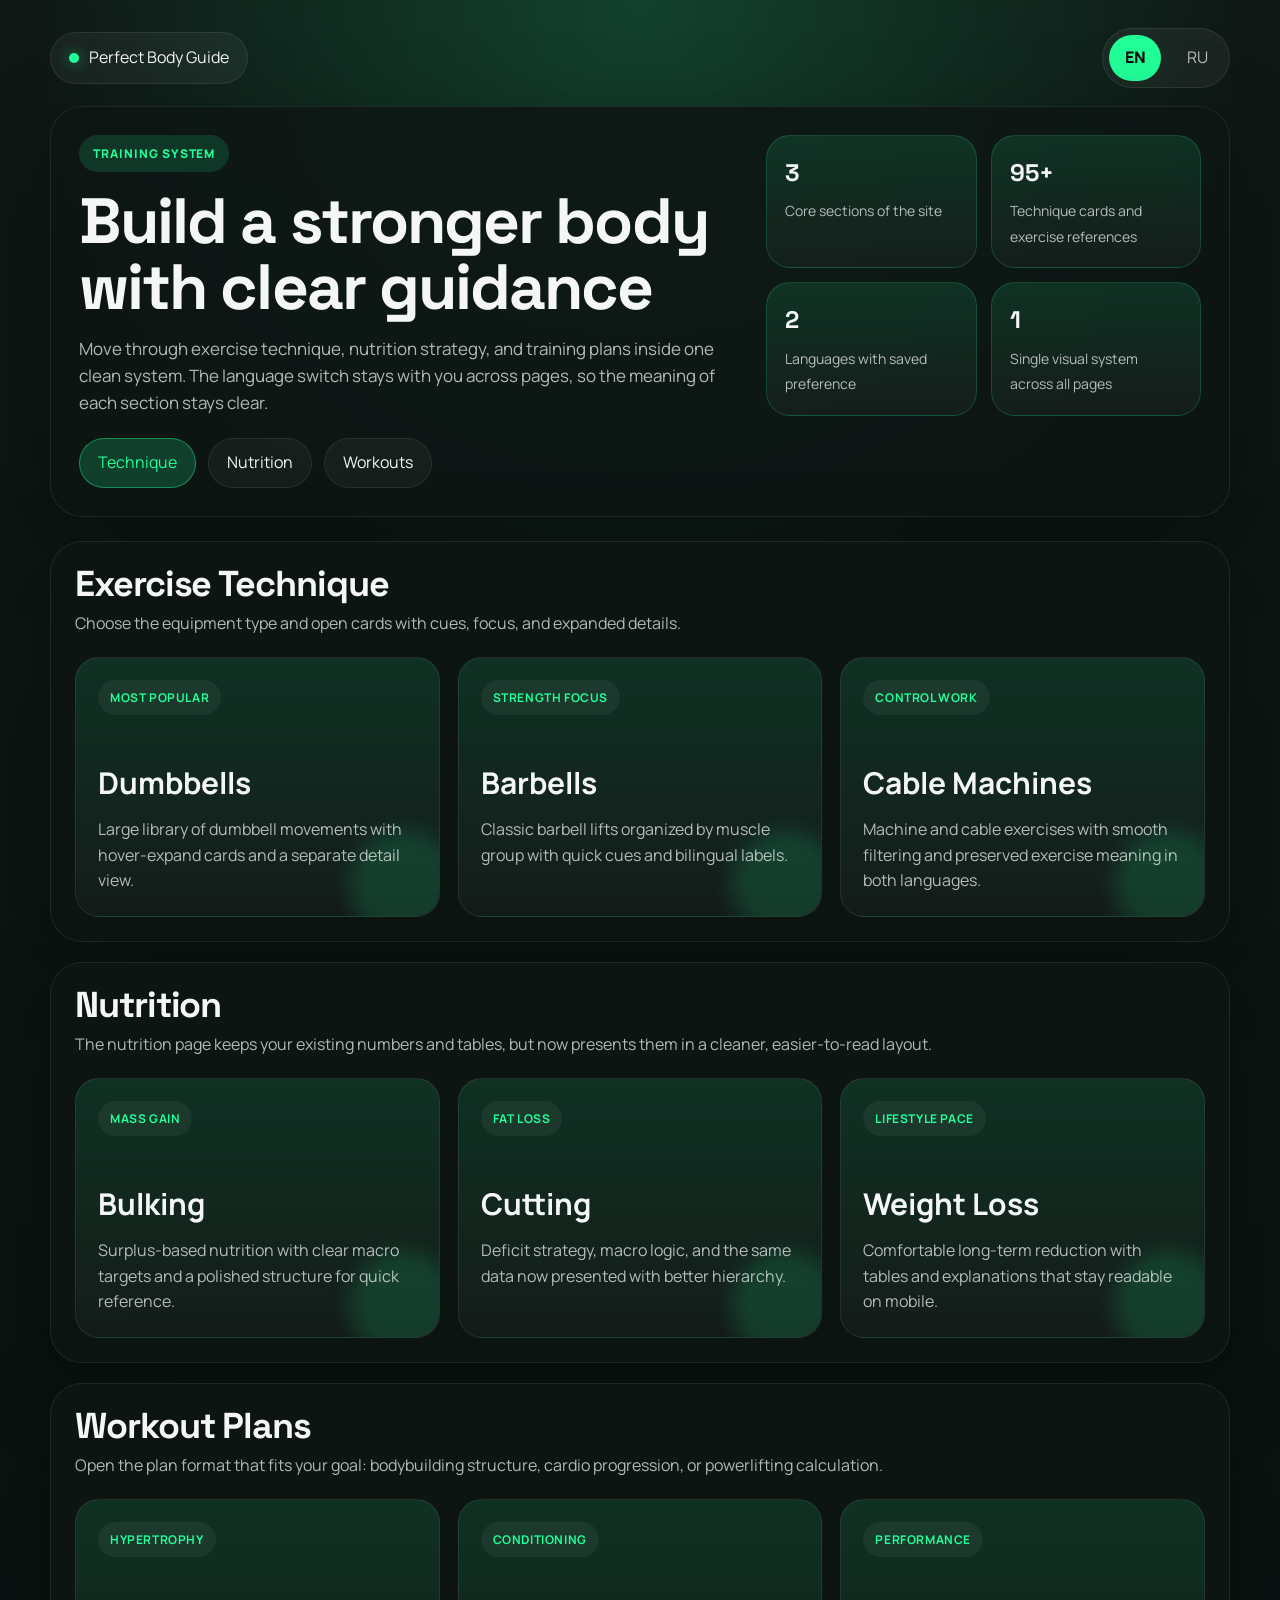
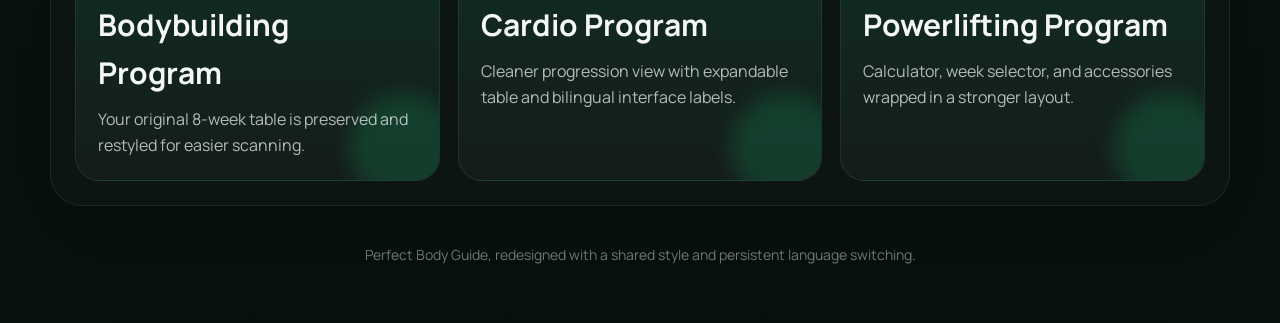
<file: index.html>
<!DOCTYPE html>
<html lang="en">
<head>
    <meta charset="UTF-8">
    <meta name="viewport" content="width=device-width, initial-scale=1.0">
    <title>Perfect Body Guide</title>
    <link rel="stylesheet" href="assets/site.css">
    <meta name="yandex-verification" content="24c69fad65b1a3e7" />
</head>
<body style="--accent:#22ff99; --accent-rgb:34,255,153;">
    <main class="site-shell">
        <div class="site-topbar">
            <div class="brand-pill">
                <span class="brand-pill__dot"></span>
                <span data-i18n="brand">Perfect Body Guide</span>
            </div>

            <div class="lang-switch" aria-label="Language switcher">
                <button type="button" data-set-lang="en">EN</button>
                <button type="button" data-set-lang="ru">RU</button>
            </div>
        </div>

        <section class="hero-panel">
            <div>
                <div class="eyebrow" data-i18n="eyebrow">Training system</div>
                <h1 class="hero-title" data-i18n="heroTitle">Build a stronger body with clear guidance</h1>
                <p class="hero-copy" data-i18n="heroCopy">
                    Move through exercise technique, nutrition strategy, and training plans inside one clean system. The language switch stays with you across pages, so the meaning of each section stays clear.
                </p>
                <div class="nav-pills" style="margin-top:22px;">
                    <button type="button" class="nav-pill is-active" onclick="scrollToSection('technique')" data-i18n="navTechnique">Technique</button>
                    <button type="button" class="nav-pill" onclick="scrollToSection('nutrition')" data-i18n="navNutrition">Nutrition</button>
                    <button type="button" class="nav-pill" onclick="scrollToSection('workouts')" data-i18n="navWorkouts">Workouts</button>
                </div>
            </div>

            <div class="hero-side">
                <div class="hero-stats">
                    <div class="stat-card">
                        <strong>3</strong>
                        <span data-i18n="statAreas">Core sections of the site</span>
                    </div>
                    <div class="stat-card">
                        <strong>95+</strong>
                        <span data-i18n="statExercises">Technique cards and exercise references</span>
                    </div>
                    <div class="stat-card">
                        <strong>2</strong>
                        <span data-i18n="statLanguages">Languages with saved preference</span>
                    </div>
                    <div class="stat-card">
                        <strong>1</strong>
                        <span data-i18n="statFlow">Single visual system across all pages</span>
                    </div>
                </div>
            </div>
        </section>

        <section class="section-panel" id="technique">
            <div class="section-head">
                <div>
                    <h2 class="section-title" data-i18n="techniqueTitle">Exercise Technique</h2>
                    <p class="section-copy" data-i18n="techniqueCopy">Choose the equipment type and open cards with cues, focus, and expanded details.</p>
                </div>
            </div>

            <div class="resource-grid">
                <a class="resource-card" href="technique/dumbbells.html">
                    <div class="resource-kicker" data-i18n="kickerPopular">Most popular</div>
                    <h3 data-i18n="cardDumbbellsTitle">Dumbbells</h3>
                    <p data-i18n="cardDumbbellsCopy">Large library of dumbbell movements with hover-expand cards and a separate detail view.</p>
                </a>

                <a class="resource-card" href="technique/Barbells.html">
                    <div class="resource-kicker" data-i18n="kickerStrength">Strength focus</div>
                    <h3 data-i18n="cardBarbellsTitle">Barbells</h3>
                    <p data-i18n="cardBarbellsCopy">Classic barbell lifts organized by muscle group with quick cues and bilingual labels.</p>
                </a>

                <a class="resource-card" href="technique/Cable%20Machines.html">
                    <div class="resource-kicker" data-i18n="kickerControl">Control work</div>
                    <h3 data-i18n="cardCableTitle">Cable Machines</h3>
                    <p data-i18n="cardCableCopy">Machine and cable exercises with smooth filtering and preserved exercise meaning in both languages.</p>
                </a>
            </div>
        </section>

        <section class="section-panel" id="nutrition">
            <div class="section-head">
                <div>
                    <h2 class="section-title" data-i18n="nutritionTitle">Nutrition</h2>
                    <p class="section-copy" data-i18n="nutritionCopy">The nutrition page keeps your existing numbers and tables, but now presents them in a cleaner, easier-to-read layout.</p>
                </div>
            </div>

            <div class="resource-grid">
                <a class="resource-card" href="nutrition/nutrition.html#bulking">
                    <div class="resource-kicker" data-i18n="kickerMass">Mass gain</div>
                    <h3 data-i18n="cardBulkingTitle">Bulking</h3>
                    <p data-i18n="cardBulkingCopy">Surplus-based nutrition with clear macro targets and a polished structure for quick reference.</p>
                </a>

                <a class="resource-card" href="nutrition/nutrition.html#cutting">
                    <div class="resource-kicker" data-i18n="kickerCut">Fat loss</div>
                    <h3 data-i18n="cardCuttingTitle">Cutting</h3>
                    <p data-i18n="cardCuttingCopy">Deficit strategy, macro logic, and the same data now presented with better hierarchy.</p>
                </a>

                <a class="resource-card" href="nutrition/nutrition.html#weightloss">
                    <div class="resource-kicker" data-i18n="kickerHealth">Lifestyle pace</div>
                    <h3 data-i18n="cardWeightTitle">Weight Loss</h3>
                    <p data-i18n="cardWeightCopy">Comfortable long-term reduction with tables and explanations that stay readable on mobile.</p>
                </a>
            </div>
        </section>

        <section class="section-panel" id="workouts">
            <div class="section-head">
                <div>
                    <h2 class="section-title" data-i18n="workoutsTitle">Workout Plans</h2>
                    <p class="section-copy" data-i18n="workoutsCopy">Open the plan format that fits your goal: bodybuilding structure, cardio progression, or powerlifting calculation.</p>
                </div>
            </div>

            <div class="resource-grid">
                <a class="resource-card" href="workout/workout.html">
                    <div class="resource-kicker" data-i18n="kickerBodybuilding">Hypertrophy</div>
                    <h3 data-i18n="cardWorkoutTitle">Bodybuilding Program</h3>
                    <p data-i18n="cardWorkoutCopy">Your original 8-week table is preserved and restyled for easier scanning.</p>
                </a>

                <a class="resource-card" href="workout/cardio.html">
                    <div class="resource-kicker" data-i18n="kickerCardio">Conditioning</div>
                    <h3 data-i18n="cardCardioTitle">Cardio Program</h3>
                    <p data-i18n="cardCardioCopy">Cleaner progression view with expandable table and bilingual interface labels.</p>
                </a>

                <a class="resource-card" href="workout/powerlifting.html">
                    <div class="resource-kicker" data-i18n="kickerPower">Performance</div>
                    <h3 data-i18n="cardPowerTitle">Powerlifting Program</h3>
                    <p data-i18n="cardPowerCopy">Calculator, week selector, and accessories wrapped in a stronger layout.</p>
                </a>
            </div>
        </section>

        <footer class="site-footer" data-i18n="footer">Perfect Body Guide, redesigned with a shared style and persistent language switching.</footer>
    </main>

    <script src="assets/site.js"></script>
    <script>
        const translations = {
            __title: {
                en: "Perfect Body Guide",
                ru: "Гид по идеальному телу"
            },
            brand: {
                en: "Perfect Body Guide",
                ru: "Гид по идеальному телу"
            },
            eyebrow: {
                en: "Training system",
                ru: "Тренировочная система"
            },
            heroTitle: {
                en: "Build a stronger body with clear guidance",
                ru: "Строй сильное тело по понятной системе"
            },
            heroCopy: {
                en: "Move through exercise technique, nutrition strategy, and training plans inside one clean system. The language switch stays with you across pages, so the meaning of each section stays clear.",
                ru: "Переходи между техникой упражнений, питанием и тренировочными планами в одной цельной системе. Переключатель языка сохраняется между страницами, поэтому смысл каждой секции остается точным."
            },
            navTechnique: {
                en: "Technique",
                ru: "Техника"
            },
            navNutrition: {
                en: "Nutrition",
                ru: "Питание"
            },
            navWorkouts: {
                en: "Workouts",
                ru: "Планы"
            },
            statAreas: {
                en: "Core sections of the site",
                ru: "Ключевые разделы сайта"
            },
            statExercises: {
                en: "Technique cards and exercise references",
                ru: "Карточек и справочников по упражнениям"
            },
            statLanguages: {
                en: "Languages with saved preference",
                ru: "Языка с сохранением выбора"
            },
            statFlow: {
                en: "Single visual system across all pages",
                ru: "Единая визуальная система на всех страницах"
            },
            techniqueTitle: {
                en: "Exercise Technique",
                ru: "Техника упражнений"
            },
            techniqueCopy: {
                en: "Choose the equipment type and open cards with cues, focus, and expanded details.",
                ru: "Выбери тип оборудования и открывай карточки с акцентами, подсказками и расширенными описаниями."
            },
            kickerPopular: {
                en: "Most popular",
                ru: "Самый популярный"
            },
            kickerStrength: {
                en: "Strength focus",
                ru: "Силовой акцент"
            },
            kickerControl: {
                en: "Control work",
                ru: "Контроль движения"
            },
            cardDumbbellsTitle: {
                en: "Dumbbells",
                ru: "Гантели"
            },
            cardDumbbellsCopy: {
                en: "Large library of dumbbell movements with hover-expand cards and a separate detail view.",
                ru: "Большая библиотека движений с гантелями, карточками с раскрытием по наведению и отдельной детальной страницей."
            },
            cardBarbellsTitle: {
                en: "Barbells",
                ru: "Штанги"
            },
            cardBarbellsCopy: {
                en: "Classic barbell lifts organized by muscle group with quick cues and bilingual labels.",
                ru: "Классические упражнения со штангой по мышечным группам, с короткими подсказками и двуязычными названиями."
            },
            cardCableTitle: {
                en: "Cable Machines",
                ru: "Блочные тренажеры"
            },
            cardCableCopy: {
                en: "Machine and cable exercises with smooth filtering and preserved exercise meaning in both languages.",
                ru: "Упражнения на блоках и тренажерах с плавной фильтрацией и сохраненным смыслом названий на двух языках."
            },
            nutritionTitle: {
                en: "Nutrition",
                ru: "Питание"
            },
            nutritionCopy: {
                en: "The nutrition page keeps your existing numbers and tables, but now presents them in a cleaner, easier-to-read layout.",
                ru: "Страница питания сохраняет текущие числа и таблицы, но теперь подает их в более чистом и удобном формате."
            },
            kickerMass: {
                en: "Mass gain",
                ru: "Набор массы"
            },
            kickerCut: {
                en: "Fat loss",
                ru: "Снижение жира"
            },
            kickerHealth: {
                en: "Lifestyle pace",
                ru: "Комфортный темп"
            },
            cardBulkingTitle: {
                en: "Bulking",
                ru: "Набор"
            },
            cardBulkingCopy: {
                en: "Surplus-based nutrition with clear macro targets and a polished structure for quick reference.",
                ru: "Питание на профиците с понятными целями по макронутриентам и удобной структурой для быстрого просмотра."
            },
            cardCuttingTitle: {
                en: "Cutting",
                ru: "Сушка"
            },
            cardCuttingCopy: {
                en: "Deficit strategy, macro logic, and the same data now presented with better hierarchy.",
                ru: "Стратегия дефицита, логика макросов и те же данные, но в более удобной иерархии."
            },
            cardWeightTitle: {
                en: "Weight Loss",
                ru: "Снижение веса"
            },
            cardWeightCopy: {
                en: "Comfortable long-term reduction with tables and explanations that stay readable on mobile.",
                ru: "Комфортное долгосрочное снижение веса с таблицами и пояснениями, которые удобно читать и на телефоне."
            },
            workoutsTitle: {
                en: "Workout Plans",
                ru: "Тренировочные планы"
            },
            workoutsCopy: {
                en: "Open the plan format that fits your goal: bodybuilding structure, cardio progression, or powerlifting calculation.",
                ru: "Открывай формат плана под свою цель: бодибилдинг, кардио-прогрессия или пауэрлифтинг-калькулятор."
            },
            kickerBodybuilding: {
                en: "Hypertrophy",
                ru: "Гипертрофия"
            },
            kickerCardio: {
                en: "Conditioning",
                ru: "Выносливость"
            },
            kickerPower: {
                en: "Performance",
                ru: "Результат"
            },
            cardWorkoutTitle: {
                en: "Bodybuilding Program",
                ru: "Программа по бодибилдингу"
            },
            cardWorkoutCopy: {
                en: "Your original 8-week table is preserved and restyled for easier scanning.",
                ru: "Твоя исходная 8-недельная таблица сохранена, но теперь читается заметно легче."
            },
            cardCardioTitle: {
                en: "Cardio Program",
                ru: "Кардио-программа"
            },
            cardCardioCopy: {
                en: "Cleaner progression view with expandable table and bilingual interface labels.",
                ru: "Более чистый вид прогрессии, разворачиваемая таблица и двуязычные элементы интерфейса."
            },
            cardPowerTitle: {
                en: "Powerlifting Program",
                ru: "Пауэрлифтинг-программа"
            },
            cardPowerCopy: {
                en: "Calculator, week selector, and accessories wrapped in a stronger layout.",
                ru: "Калькулятор, выбор недели и аксессуары собраны в более сильной и современной подаче."
            },
            footer: {
                en: "Perfect Body Guide, redesigned with a shared style and persistent language switching.",
                ru: "Perfect Body Guide с единым стилем и переключением языка, которое сохраняется между страницами."
            }
        };

        function scrollToSection(id) {
            document.getElementById(id).scrollIntoView({ behavior: "smooth", block: "start" });
            document.querySelectorAll(".nav-pill").forEach((button) => {
                button.classList.toggle("is-active", button.getAttribute("onclick").includes(id));
            });
        }

        SiteApp.initPage({ translations });
    </script>
</body>
</html>
</file>
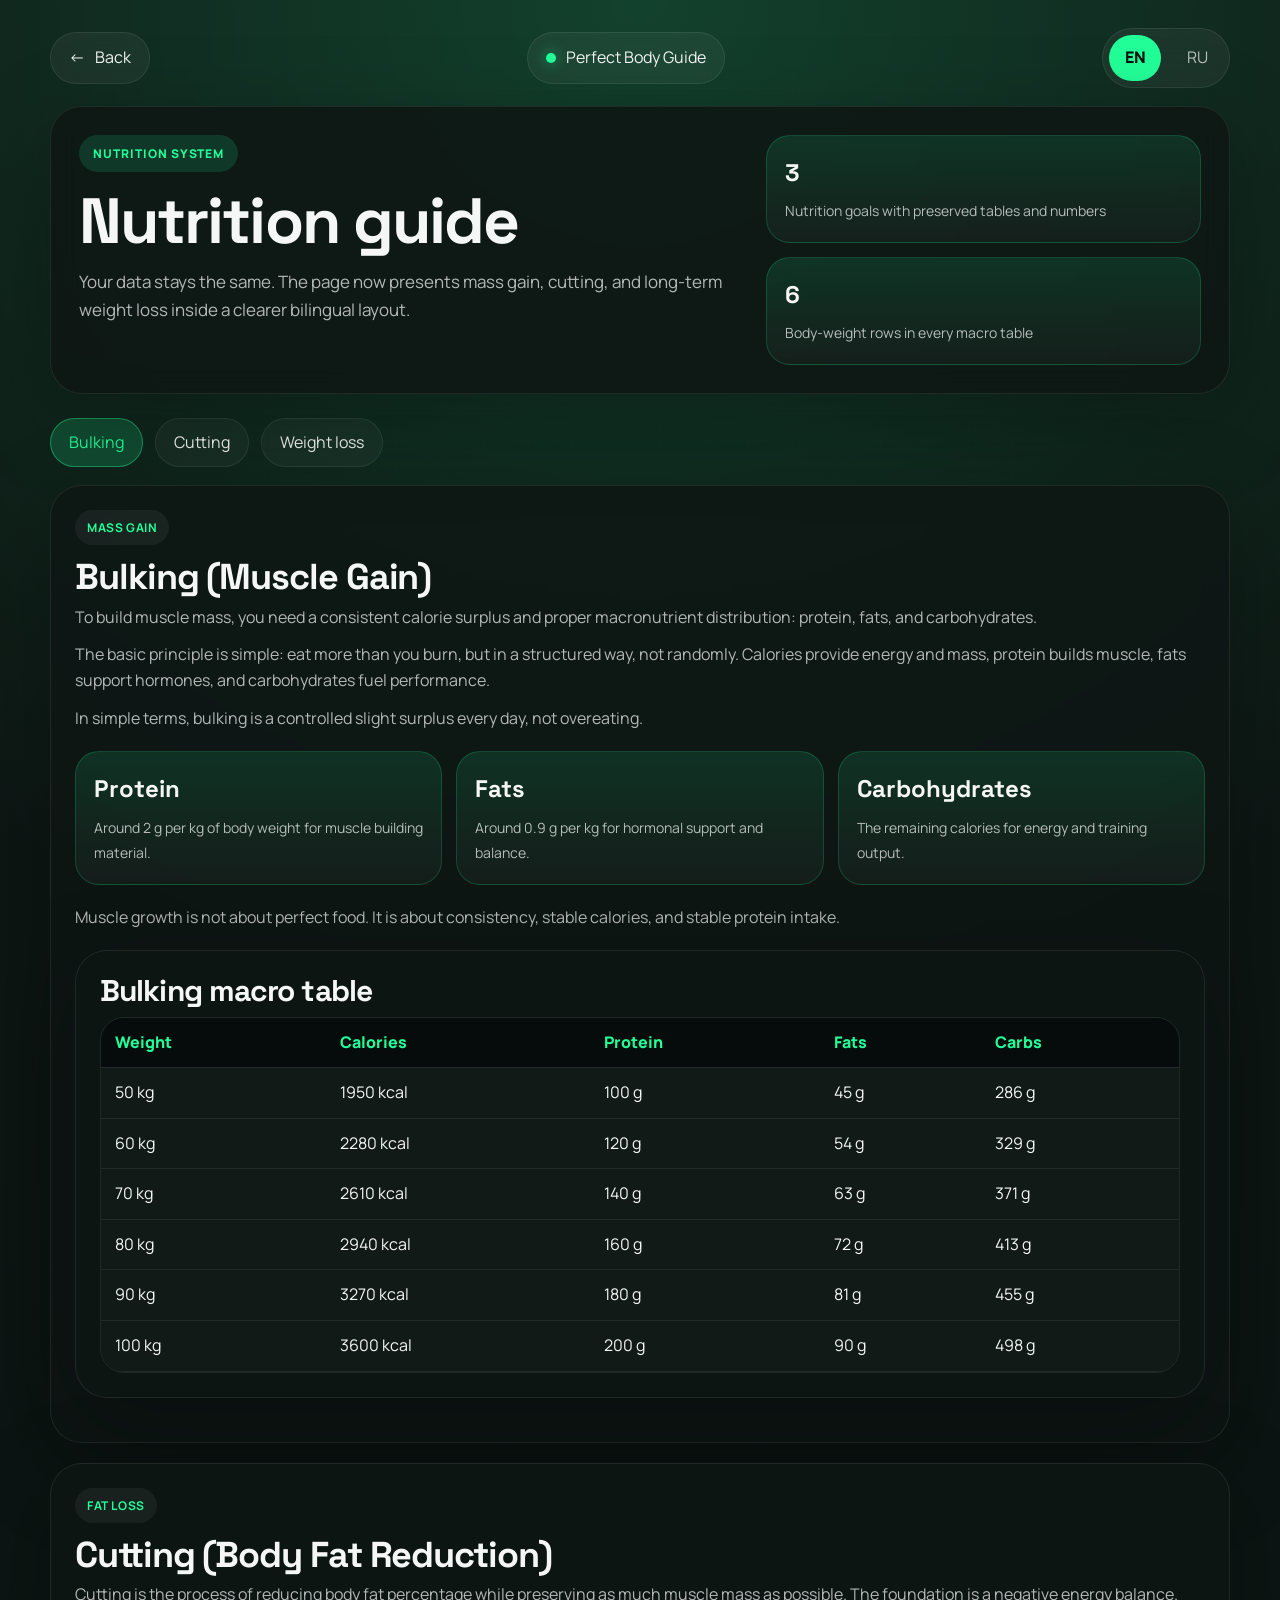
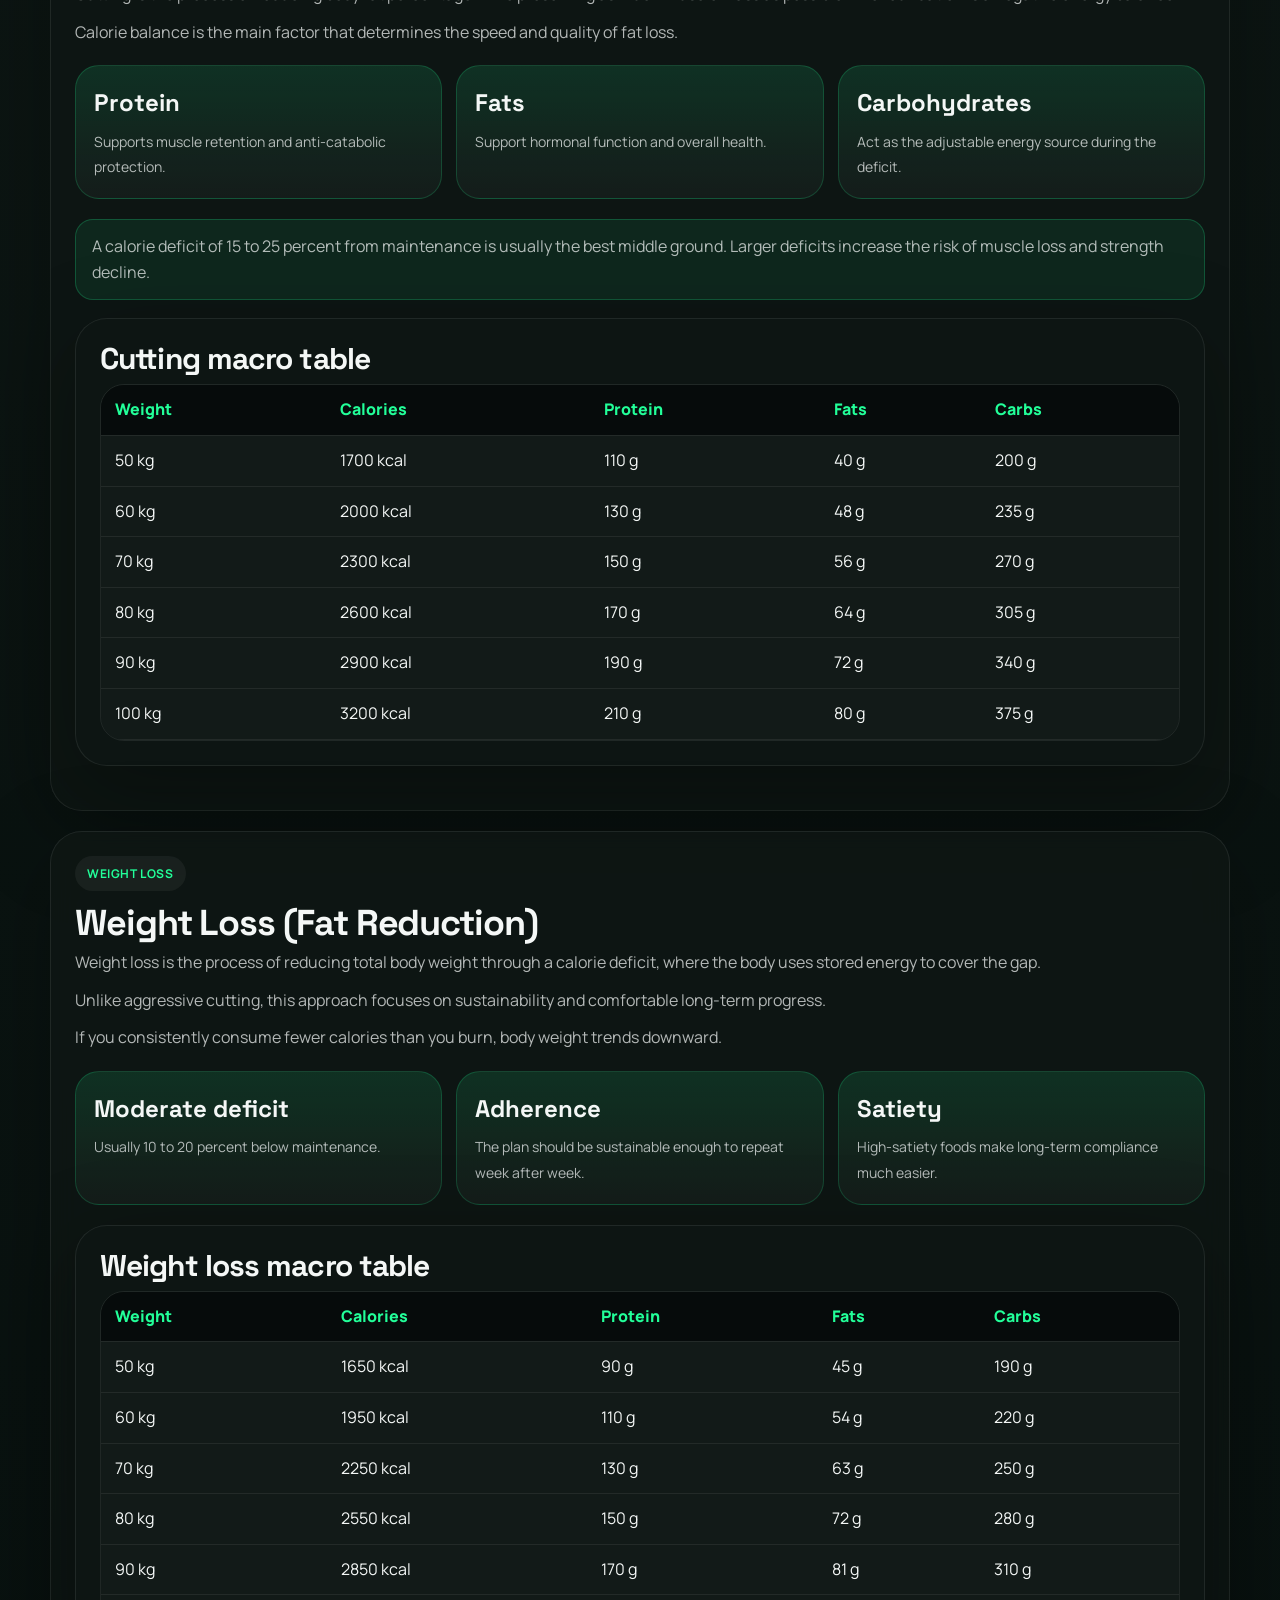
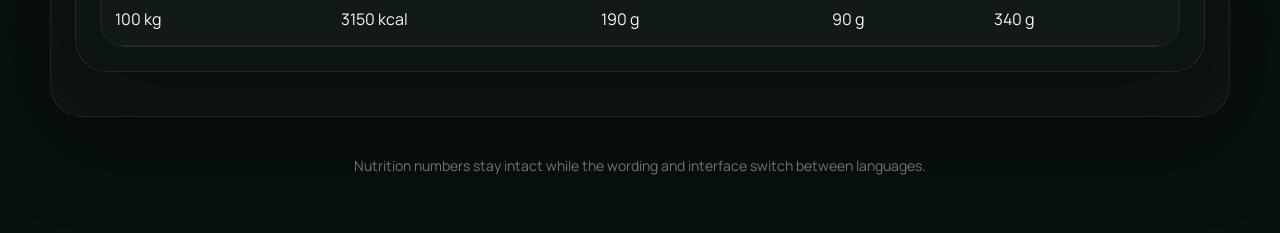
<file: nutrition/nutrition.html>
<!DOCTYPE html>
<html lang="en">
<head>
    <meta charset="UTF-8">
    <meta name="viewport" content="width=device-width, initial-scale=1.0">
    <title>Nutrition Guide</title>
    <link rel="stylesheet" href="../assets/site.css">
</head>
<body style="--accent:#22ff99; --accent-rgb:34,255,153;">
    <main class="site-shell">
        <div class="site-topbar">
            <a class="ghost-btn" href="../index.html" data-i18n="back">Back</a>
            <div class="brand-pill">
                <span class="brand-pill__dot"></span>
                <span data-i18n="brand">Perfect Body Guide</span>
            </div>
            <div class="lang-switch">
                <button type="button" data-set-lang="en">EN</button>
                <button type="button" data-set-lang="ru">RU</button>
            </div>
        </div>

        <section class="hero-panel">
            <div>
                <div class="eyebrow" data-i18n="eyebrow">Nutrition system</div>
                <h1 class="hero-title" data-i18n="heroTitle">Nutrition guide</h1>
                <p class="hero-copy" data-i18n="heroCopy">Your data stays the same. The page now presents mass gain, cutting, and long-term weight loss inside a clearer bilingual layout.</p>
            </div>

            <div class="hero-side">
                <div class="stat-card">
                    <strong>3</strong>
                    <span data-i18n="statA">Nutrition goals with preserved tables and numbers</span>
                </div>
                <div class="stat-card">
                    <strong>6</strong>
                    <span data-i18n="statB">Body-weight rows in every macro table</span>
                </div>
            </div>
        </section>

        <div class="nav-pills" style="margin-bottom:18px;">
            <a class="nav-pill is-active" href="#bulking" data-i18n="navBulking">Bulking</a>
            <a class="nav-pill" href="#cutting" data-i18n="navCutting">Cutting</a>
            <a class="nav-pill" href="#weightloss" data-i18n="navWeightLoss">Weight loss</a>
        </div>

        <section class="section-panel" id="bulking">
            <div class="resource-kicker" data-i18n="tagBulking">Mass gain</div>
            <h2 class="section-title" data-i18n="bulkingTitle">Bulking (Muscle Gain)</h2>
            <p class="section-copy" data-i18n="bulkingP1">To build muscle mass, you need a consistent calorie surplus and proper macronutrient distribution: protein, fats, and carbohydrates.</p>
            <p class="section-copy" data-i18n="bulkingP2" style="margin-top:12px;">The basic principle is simple: eat more than you burn, but in a structured way, not randomly. Calories provide energy and mass, protein builds muscle, fats support hormones, and carbohydrates fuel performance.</p>
            <p class="section-copy" data-i18n="bulkingP3" style="margin-top:12px;">In simple terms, bulking is a controlled slight surplus every day, not overeating.</p>

            <div class="feature-grid" style="margin:20px 0;">
                <div class="feature-card">
                    <strong data-i18n="macroProtein">Protein</strong>
                    <span data-i18n="bulkingMacro1">Around 2 g per kg of body weight for muscle building material.</span>
                </div>
                <div class="feature-card">
                    <strong data-i18n="macroFats">Fats</strong>
                    <span data-i18n="bulkingMacro2">Around 0.9 g per kg for hormonal support and balance.</span>
                </div>
                <div class="feature-card">
                    <strong data-i18n="macroCarbs">Carbohydrates</strong>
                    <span data-i18n="bulkingMacro3">The remaining calories for energy and training output.</span>
                </div>
            </div>

            <p class="section-copy" data-i18n="bulkingP4">Muscle growth is not about perfect food. It is about consistency, stable calories, and stable protein intake.</p>

            <div class="table-panel" style="margin-top:20px;">
                <h3 class="table-title" data-i18n="bulkingTableTitle">Bulking macro table</h3>
                <div class="table-wrap">
                    <table class="data-table">
                        <thead>
                            <tr>
                                <th data-i18n="thWeight">Weight</th>
                                <th data-i18n="thCalories">Calories</th>
                                <th data-i18n="thProtein">Protein</th>
                                <th data-i18n="thFats">Fats</th>
                                <th data-i18n="thCarbs">Carbs</th>
                            </tr>
                        </thead>
                        <tbody>
                            <tr><td>50 kg</td><td>1950 kcal</td><td>100 g</td><td>45 g</td><td>286 g</td></tr>
                            <tr><td>60 kg</td><td>2280 kcal</td><td>120 g</td><td>54 g</td><td>329 g</td></tr>
                            <tr><td>70 kg</td><td>2610 kcal</td><td>140 g</td><td>63 g</td><td>371 g</td></tr>
                            <tr><td>80 kg</td><td>2940 kcal</td><td>160 g</td><td>72 g</td><td>413 g</td></tr>
                            <tr><td>90 kg</td><td>3270 kcal</td><td>180 g</td><td>81 g</td><td>455 g</td></tr>
                            <tr><td>100 kg</td><td>3600 kcal</td><td>200 g</td><td>90 g</td><td>498 g</td></tr>
                        </tbody>
                    </table>
                </div>
            </div>
        </section>

        <section class="section-panel" id="cutting">
            <div class="resource-kicker" data-i18n="tagCutting">Fat loss</div>
            <h2 class="section-title" data-i18n="cuttingTitle">Cutting (Body Fat Reduction)</h2>
            <p class="section-copy" data-i18n="cuttingP1">Cutting is the process of reducing body fat percentage while preserving as much muscle mass as possible. The foundation is a negative energy balance.</p>
            <p class="section-copy" data-i18n="cuttingP2" style="margin-top:12px;">Calorie balance is the main factor that determines the speed and quality of fat loss.</p>

            <div class="feature-grid" style="margin:20px 0;">
                <div class="feature-card">
                    <strong data-i18n="principleProtein">Protein</strong>
                    <span data-i18n="cuttingFeature1">Supports muscle retention and anti-catabolic protection.</span>
                </div>
                <div class="feature-card">
                    <strong data-i18n="principleFats">Fats</strong>
                    <span data-i18n="cuttingFeature2">Support hormonal function and overall health.</span>
                </div>
                <div class="feature-card">
                    <strong data-i18n="principleCarbs">Carbohydrates</strong>
                    <span data-i18n="cuttingFeature3">Act as the adjustable energy source during the deficit.</span>
                </div>
            </div>

            <div class="note-banner" data-i18n="cuttingNote">A calorie deficit of 15 to 25 percent from maintenance is usually the best middle ground. Larger deficits increase the risk of muscle loss and strength decline.</div>

            <div class="table-panel">
                <h3 class="table-title" data-i18n="cuttingTableTitle">Cutting macro table</h3>
                <div class="table-wrap">
                    <table class="data-table">
                        <thead>
                            <tr>
                                <th data-i18n="thWeight">Weight</th>
                                <th data-i18n="thCalories">Calories</th>
                                <th data-i18n="thProtein">Protein</th>
                                <th data-i18n="thFats">Fats</th>
                                <th data-i18n="thCarbs">Carbs</th>
                            </tr>
                        </thead>
                        <tbody>
                            <tr><td>50 kg</td><td>1700 kcal</td><td>110 g</td><td>40 g</td><td>200 g</td></tr>
                            <tr><td>60 kg</td><td>2000 kcal</td><td>130 g</td><td>48 g</td><td>235 g</td></tr>
                            <tr><td>70 kg</td><td>2300 kcal</td><td>150 g</td><td>56 g</td><td>270 g</td></tr>
                            <tr><td>80 kg</td><td>2600 kcal</td><td>170 g</td><td>64 g</td><td>305 g</td></tr>
                            <tr><td>90 kg</td><td>2900 kcal</td><td>190 g</td><td>72 g</td><td>340 g</td></tr>
                            <tr><td>100 kg</td><td>3200 kcal</td><td>210 g</td><td>80 g</td><td>375 g</td></tr>
                        </tbody>
                    </table>
                </div>
            </div>
        </section>

        <section class="section-panel" id="weightloss">
            <div class="resource-kicker" data-i18n="tagWeightLoss">Weight loss</div>
            <h2 class="section-title" data-i18n="weightLossTitle">Weight Loss (Fat Reduction)</h2>
            <p class="section-copy" data-i18n="weightP1">Weight loss is the process of reducing total body weight through a calorie deficit, where the body uses stored energy to cover the gap.</p>
            <p class="section-copy" data-i18n="weightP2" style="margin-top:12px;">Unlike aggressive cutting, this approach focuses on sustainability and comfortable long-term progress.</p>
            <p class="section-copy" data-i18n="weightP3" style="margin-top:12px;">If you consistently consume fewer calories than you burn, body weight trends downward.</p>

            <div class="feature-grid" style="margin:20px 0;">
                <div class="feature-card">
                    <strong data-i18n="weightFeatureTitle1">Moderate deficit</strong>
                    <span data-i18n="weightFeature1">Usually 10 to 20 percent below maintenance.</span>
                </div>
                <div class="feature-card">
                    <strong data-i18n="weightFeatureTitle2">Adherence</strong>
                    <span data-i18n="weightFeature2">The plan should be sustainable enough to repeat week after week.</span>
                </div>
                <div class="feature-card">
                    <strong data-i18n="weightFeatureTitle3">Satiety</strong>
                    <span data-i18n="weightFeature3">High-satiety foods make long-term compliance much easier.</span>
                </div>
            </div>

            <div class="table-panel">
                <h3 class="table-title" data-i18n="weightTableTitle">Weight loss macro table</h3>
                <div class="table-wrap">
                    <table class="data-table">
                        <thead>
                            <tr>
                                <th data-i18n="thWeight">Weight</th>
                                <th data-i18n="thCalories">Calories</th>
                                <th data-i18n="thProtein">Protein</th>
                                <th data-i18n="thFats">Fats</th>
                                <th data-i18n="thCarbs">Carbs</th>
                            </tr>
                        </thead>
                        <tbody>
                            <tr><td>50 kg</td><td>1650 kcal</td><td>90 g</td><td>45 g</td><td>190 g</td></tr>
                            <tr><td>60 kg</td><td>1950 kcal</td><td>110 g</td><td>54 g</td><td>220 g</td></tr>
                            <tr><td>70 kg</td><td>2250 kcal</td><td>130 g</td><td>63 g</td><td>250 g</td></tr>
                            <tr><td>80 kg</td><td>2550 kcal</td><td>150 g</td><td>72 g</td><td>280 g</td></tr>
                            <tr><td>90 kg</td><td>2850 kcal</td><td>170 g</td><td>81 g</td><td>310 g</td></tr>
                            <tr><td>100 kg</td><td>3150 kcal</td><td>190 g</td><td>90 g</td><td>340 g</td></tr>
                        </tbody>
                    </table>
                </div>
            </div>
        </section>

        <footer class="site-footer" data-i18n="footer">Nutrition numbers stay intact while the wording and interface switch between languages.</footer>
    </main>

    <script src="../assets/site.js"></script>
    <script>
        const translations = {
            __title: {
                en: "Nutrition Guide",
                ru: "Гид по питанию"
            },
            back: { en: "Back", ru: "Назад" },
            brand: { en: "Perfect Body Guide", ru: "Гид по идеальному телу" },
            eyebrow: { en: "Nutrition system", ru: "Система питания" },
            heroTitle: { en: "Nutrition guide", ru: "Гид по питанию" },
            heroCopy: {
                en: "Your data stays the same. The page now presents mass gain, cutting, and long-term weight loss inside a clearer bilingual layout.",
                ru: "Твои данные остаются прежними. Страница теперь подает набор, сушку и долгосрочное снижение веса в более чистом двуязычном формате."
            },
            statA: {
                en: "Nutrition goals with preserved tables and numbers",
                ru: "Цели питания с сохраненными таблицами и цифрами"
            },
            statB: {
                en: "Body-weight rows in every macro table",
                ru: "Строк веса в каждой макротаблице"
            },
            navBulking: { en: "Bulking", ru: "Набор" },
            navCutting: { en: "Cutting", ru: "Сушка" },
            navWeightLoss: { en: "Weight loss", ru: "Снижение веса" },
            tagBulking: { en: "Mass gain", ru: "Набор массы" },
            bulkingTitle: { en: "Bulking (Muscle Gain)", ru: "Набор (рост мышц)" },
            bulkingP1: {
                en: "To build muscle mass, you need a consistent calorie surplus and proper macronutrient distribution: protein, fats, and carbohydrates.",
                ru: "Чтобы набирать мышечную массу, нужен стабильный профицит калорий и грамотное распределение макронутриентов: белков, жиров и углеводов."
            },
            bulkingP2: {
                en: "The basic principle is simple: eat more than you burn, but in a structured way, not randomly. Calories provide energy and mass, protein builds muscle, fats support hormones, and carbohydrates fuel performance.",
                ru: "Базовый принцип простой: нужно есть больше, чем ты тратишь, но делать это структурно, а не хаотично. Калории дают энергию и массу, белок строит мышцы, жиры поддерживают гормоны, а углеводы питают результативность."
            },
            bulkingP3: {
                en: "In simple terms, bulking is a controlled slight surplus every day, not overeating.",
                ru: "Если коротко, набор это контролируемый небольшой профицит каждый день, а не переедание."
            },
            macroProtein: { en: "Protein", ru: "Белок" },
            macroFats: { en: "Fats", ru: "Жиры" },
            macroCarbs: { en: "Carbohydrates", ru: "Углеводы" },
            bulkingMacro1: {
                en: "Around 2 g per kg of body weight for muscle building material.",
                ru: "Около 2 г на кг массы тела как основной строительный материал для мышц."
            },
            bulkingMacro2: {
                en: "Around 0.9 g per kg for hormonal support and balance.",
                ru: "Около 0.9 г на кг для гормональной поддержки и баланса."
            },
            bulkingMacro3: {
                en: "The remaining calories for energy and training output.",
                ru: "Оставшиеся калории уходят в углеводы для энергии и качества тренировок."
            },
            bulkingP4: {
                en: "Muscle growth is not about perfect food. It is about consistency, stable calories, and stable protein intake.",
                ru: "Рост мышц не строится на идеальной еде. Он строится на стабильности, ровной калорийности и постоянном белке."
            },
            bulkingTableTitle: { en: "Bulking macro table", ru: "Таблица макросов для набора" },
            thWeight: { en: "Weight", ru: "Вес" },
            thCalories: { en: "Calories", ru: "Калории" },
            thProtein: { en: "Protein", ru: "Белок" },
            thFats: { en: "Fats", ru: "Жиры" },
            thCarbs: { en: "Carbs", ru: "Углеводы" },
            tagCutting: { en: "Fat loss", ru: "Снижение жира" },
            cuttingTitle: { en: "Cutting (Body Fat Reduction)", ru: "Сушка (снижение процента жира)" },
            cuttingP1: {
                en: "Cutting is the process of reducing body fat percentage while preserving as much muscle mass as possible. The foundation is a negative energy balance.",
                ru: "Сушка это процесс снижения процента жира при максимальном сохранении мышечной массы. Основа здесь отрицательный энергетический баланс."
            },
            cuttingP2: {
                en: "Calorie balance is the main factor that determines the speed and quality of fat loss.",
                ru: "Калорийный баланс это главный фактор, который определяет скорость и качество снижения жира."
            },
            principleProtein: { en: "Protein", ru: "Белок" },
            principleFats: { en: "Fats", ru: "Жиры" },
            principleCarbs: { en: "Carbohydrates", ru: "Углеводы" },
            cuttingFeature1: {
                en: "Supports muscle retention and anti-catabolic protection.",
                ru: "Поддерживает сохранение мышц и анти-катаболическую защиту."
            },
            cuttingFeature2: {
                en: "Support hormonal function and overall health.",
                ru: "Поддерживают гормональную функцию и общее здоровье."
            },
            cuttingFeature3: {
                en: "Act as the adjustable energy source during the deficit.",
                ru: "Выступают регулируемым источником энергии во время дефицита."
            },
            cuttingNote: {
                en: "A calorie deficit of 15 to 25 percent from maintenance is usually the best middle ground. Larger deficits increase the risk of muscle loss and strength decline.",
                ru: "Дефицит в 15-25 процентов от поддержания обычно дает лучший баланс. Более жесткие дефициты повышают риск потери мышц и снижения силы."
            },
            cuttingTableTitle: { en: "Cutting macro table", ru: "Таблица макросов для сушки" },
            tagWeightLoss: { en: "Weight loss", ru: "Снижение веса" },
            weightLossTitle: { en: "Weight Loss (Fat Reduction)", ru: "Снижение веса (уменьшение жира)" },
            weightP1: {
                en: "Weight loss is the process of reducing total body weight through a calorie deficit, where the body uses stored energy to cover the gap.",
                ru: "Снижение веса это процесс уменьшения общей массы тела через дефицит калорий, когда организм использует накопленную энергию для покрытия разницы."
            },
            weightP2: {
                en: "Unlike aggressive cutting, this approach focuses on sustainability and comfortable long-term progress.",
                ru: "В отличие от агрессивной сушки, этот подход делает ставку на устойчивость и комфортный долгосрочный прогресс."
            },
            weightP3: {
                en: "If you consistently consume fewer calories than you burn, body weight trends downward.",
                ru: "Если ты стабильно ешь меньше калорий, чем тратишь, масса тела со временем идет вниз."
            },
            weightFeatureTitle1: { en: "Moderate deficit", ru: "Умеренный дефицит" },
            weightFeature1: { en: "Usually 10 to 20 percent below maintenance.", ru: "Обычно это 10-20 процентов ниже уровня поддержания." },
            weightFeatureTitle2: { en: "Adherence", ru: "Устойчивость" },
            weightFeature2: {
                en: "The plan should be sustainable enough to repeat week after week.",
                ru: "План должен быть настолько устойчивым, чтобы его можно было повторять неделя за неделей."
            },
            weightFeatureTitle3: { en: "Satiety", ru: "Сытость" },
            weightFeature3: {
                en: "High-satiety foods make long-term compliance much easier.",
                ru: "Продукты с высокой сытостью заметно упрощают долгосрочное соблюдение плана."
            },
            weightTableTitle: { en: "Weight loss macro table", ru: "Таблица макросов для снижения веса" },
            footer: {
                en: "Nutrition numbers stay intact while the wording and interface switch between languages.",
                ru: "Цифры питания остаются прежними, а текст и интерфейс переключаются между языками."
            }
        };

        document.querySelectorAll(".nav-pill").forEach((link) => {
            link.addEventListener("click", () => {
                document.querySelectorAll(".nav-pill").forEach((node) => node.classList.remove("is-active"));
                link.classList.add("is-active");
            });
        });

        SiteApp.initPage({ translations });

        window.addEventListener("load", () => {
            if (window.location.hash) {
                const target = document.querySelector(window.location.hash);
                if (target) {
                    target.scrollIntoView({ behavior: "smooth", block: "start" });
                }
            }
        });
    </script>
</body>
</html>
</file>
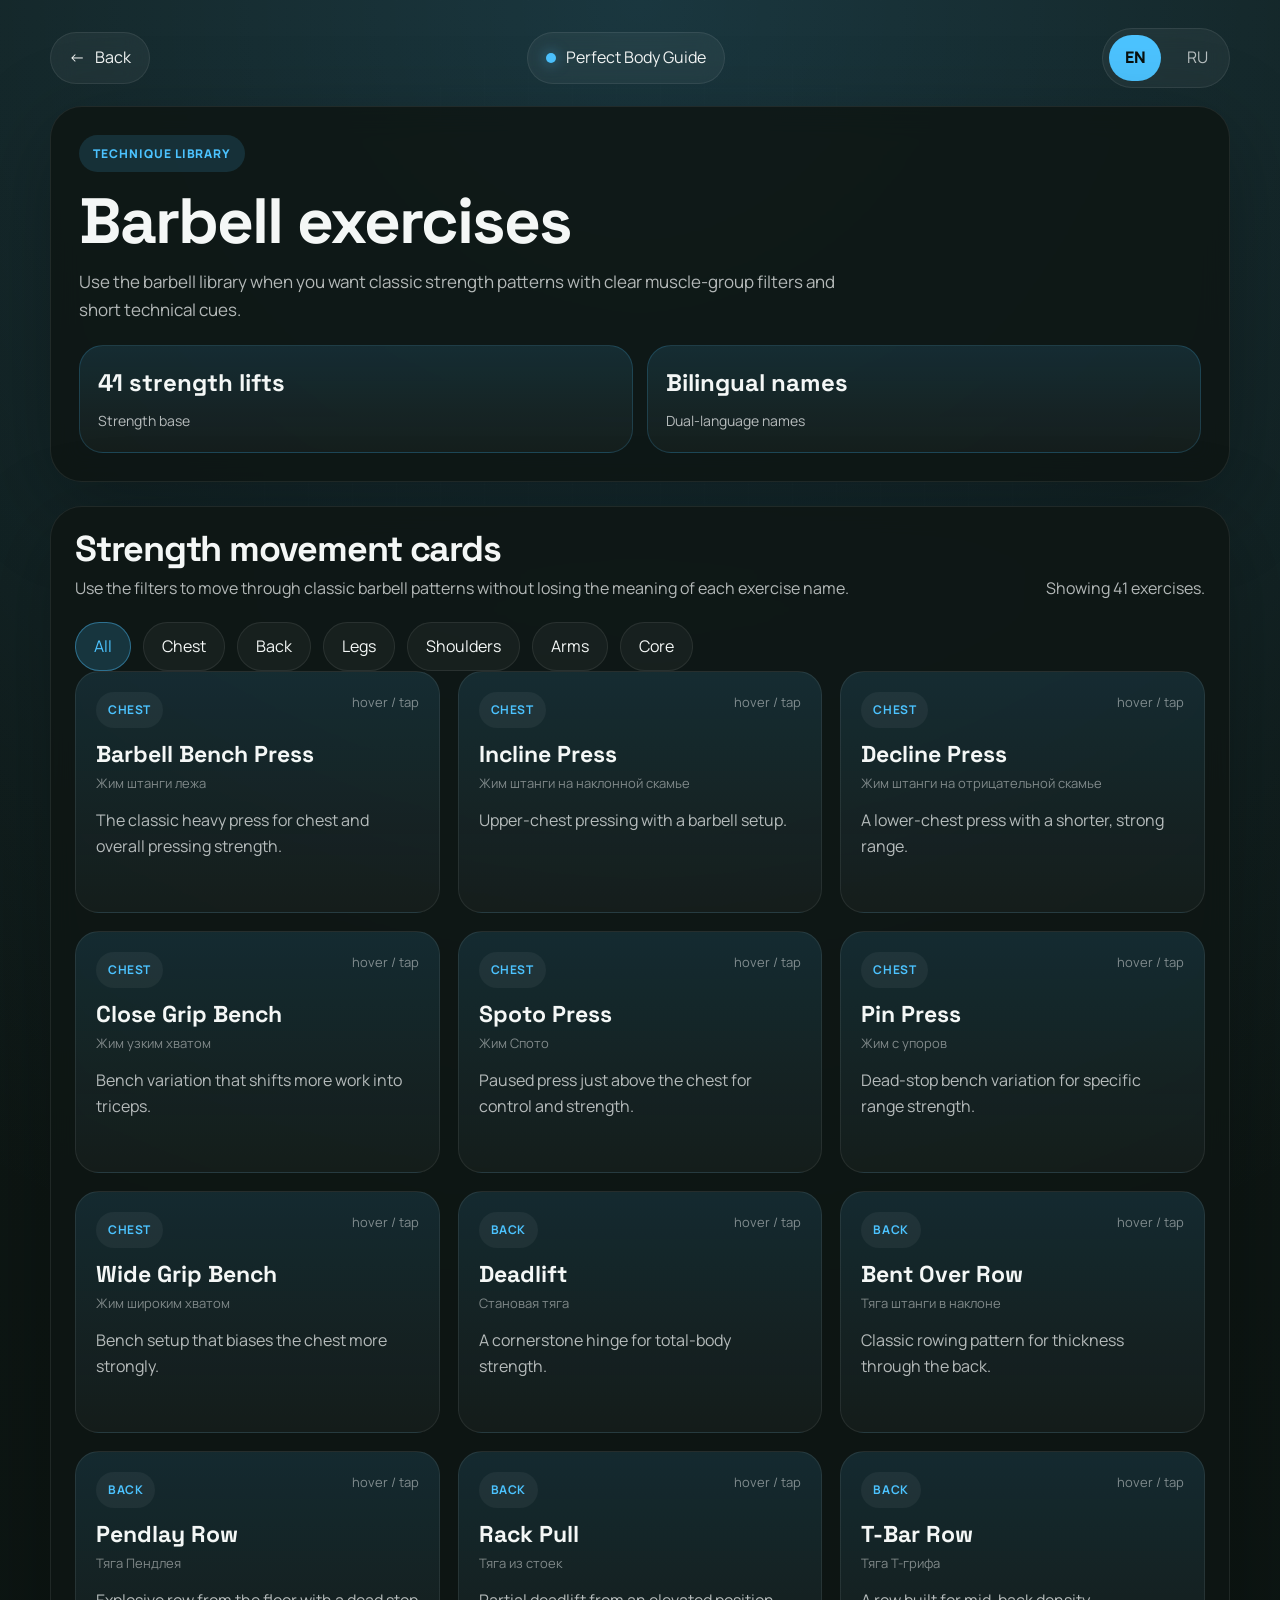
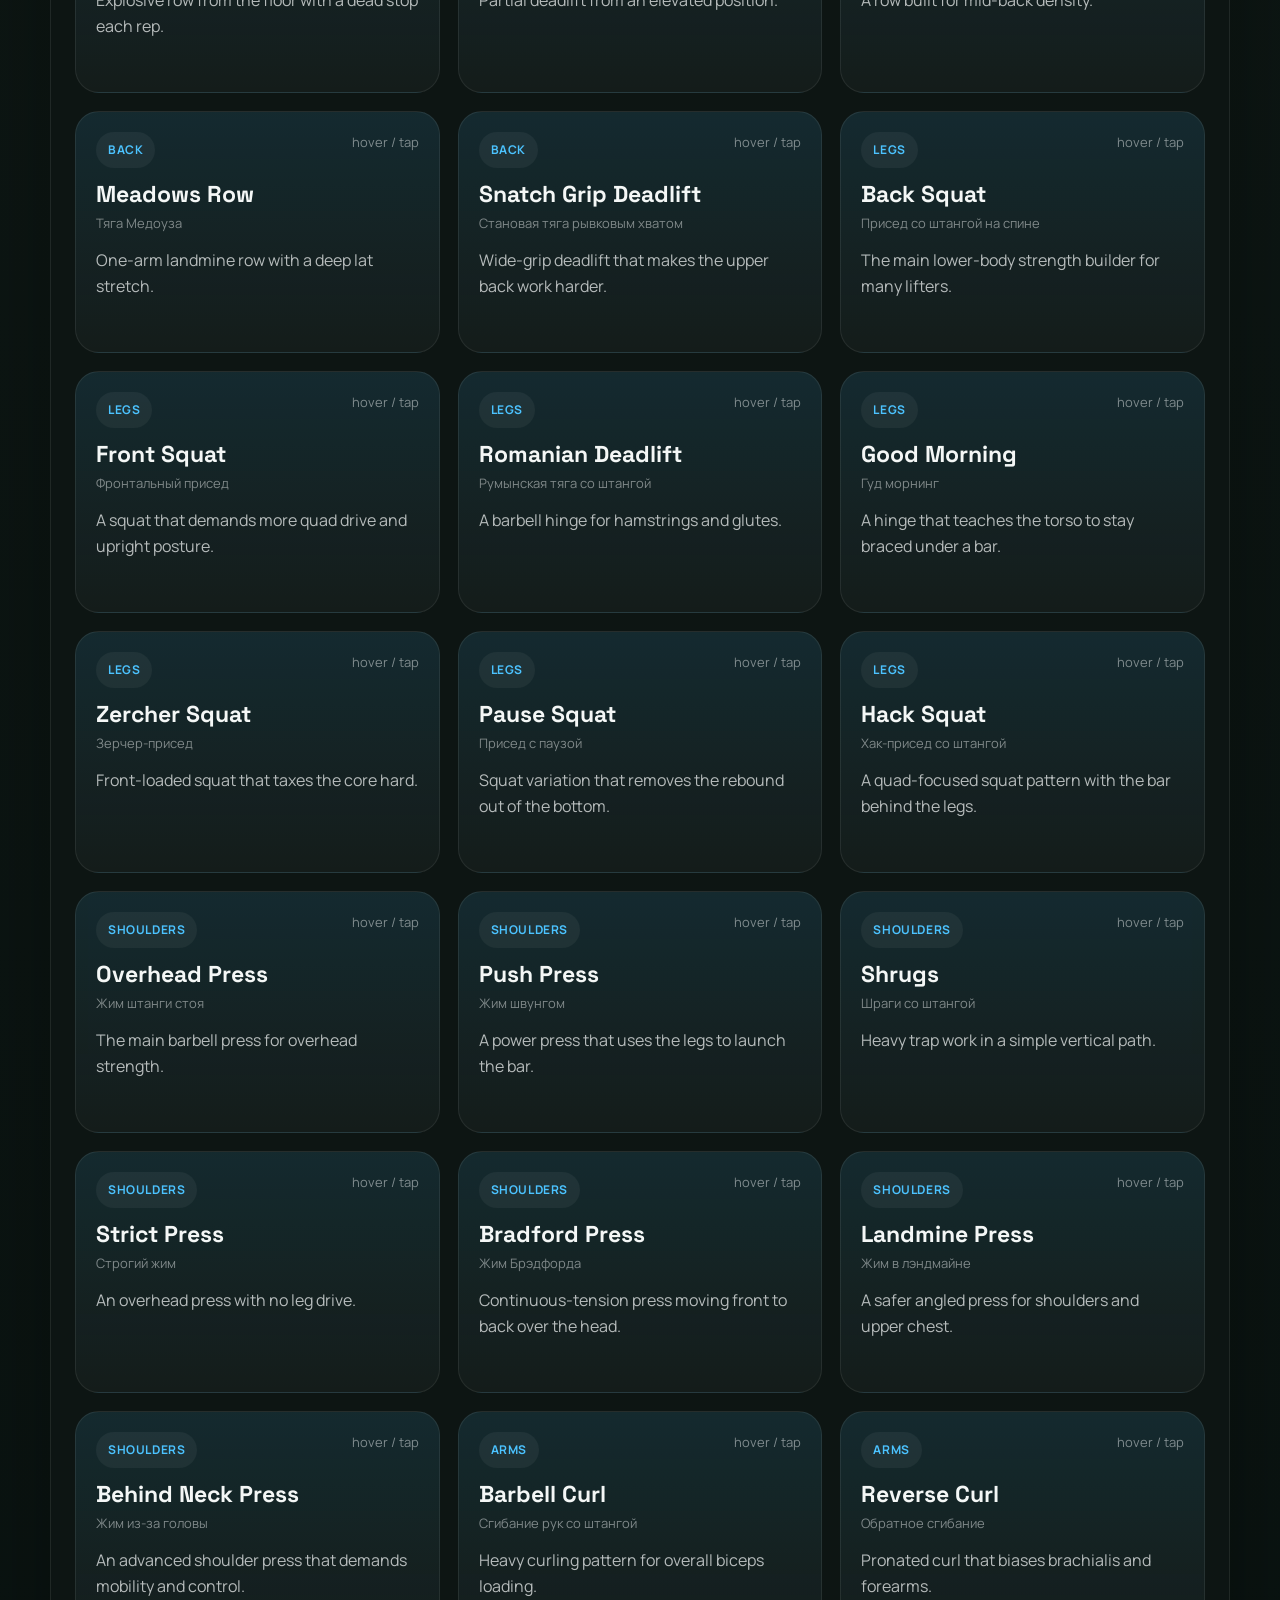
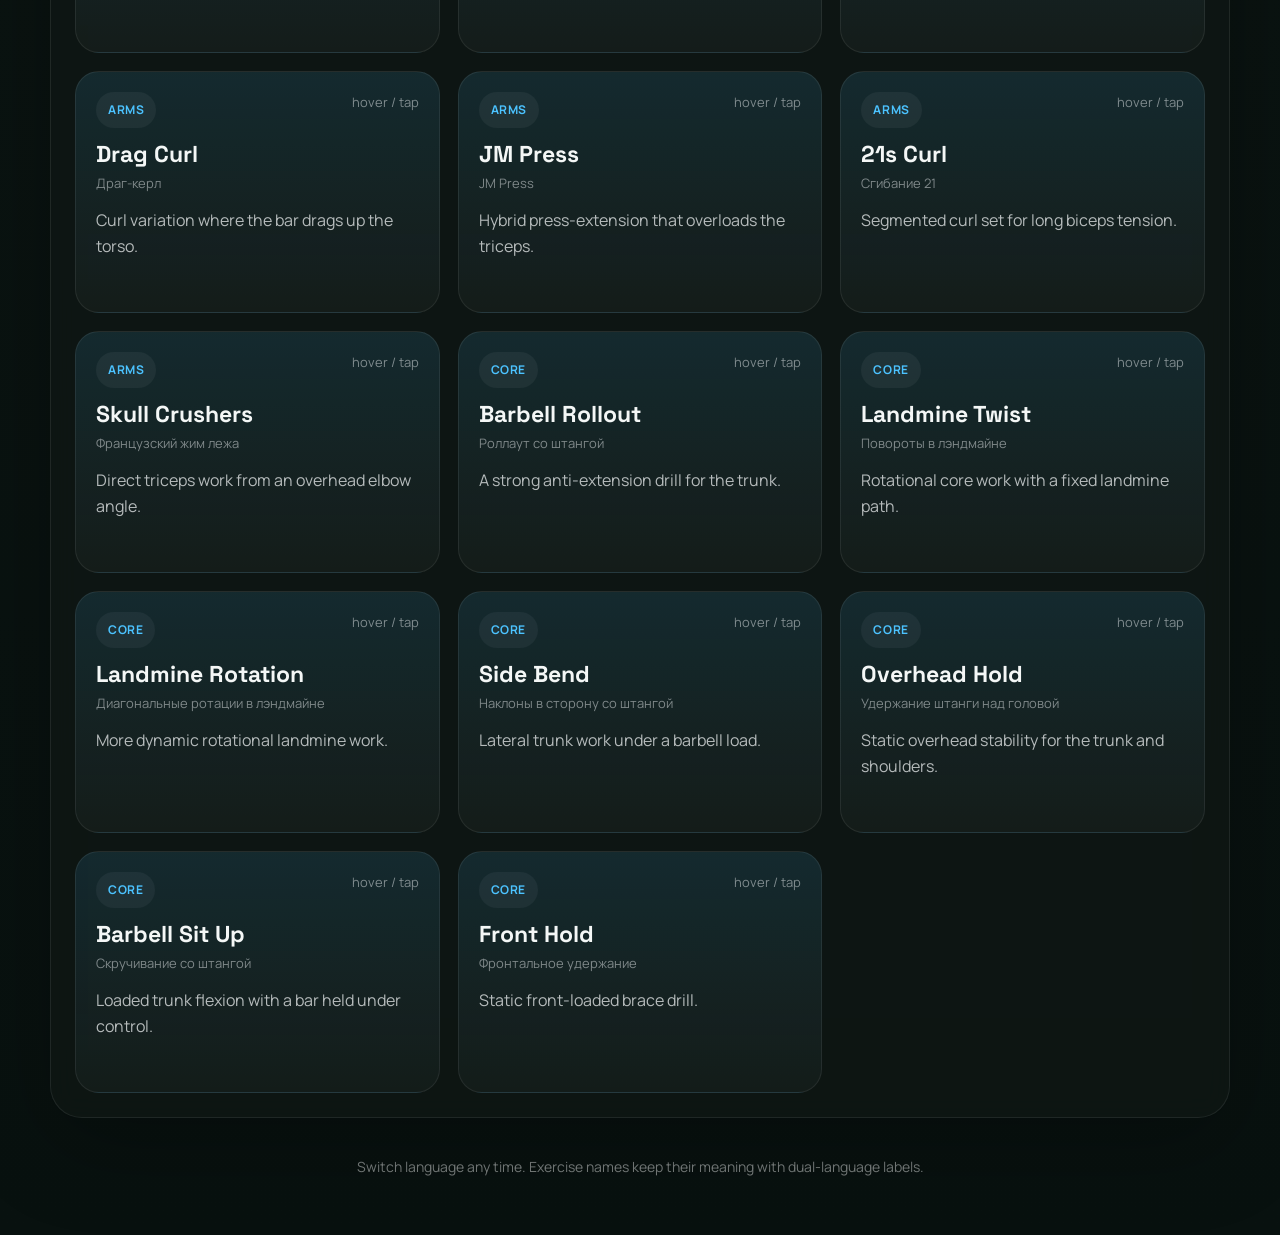
<file: technique/Barbells.html>
<!DOCTYPE html>
<html lang="en">
<head>
    <meta charset="UTF-8">
    <meta name="viewport" content="width=device-width, initial-scale=1.0">
    <title>Barbell Technique</title>
    <link rel="stylesheet" href="../assets/site.css">
</head>
<body style="--accent:#4cc3ff; --accent-rgb:76,195,255;">
    <main class="site-shell">
        <div class="site-topbar">
            <a class="ghost-btn" href="../index.html" data-i18n="back">Back</a>
            <div class="brand-pill">
                <span class="brand-pill__dot"></span>
                <span data-i18n="brand">Perfect Body Guide</span>
            </div>
            <div class="lang-switch">
                <button type="button" data-set-lang="en">EN</button>
                <button type="button" data-set-lang="ru">RU</button>
            </div>
        </div>

        <section class="hero-panel hero-panel--single">
            <div>
                <div class="eyebrow" data-i18n="eyebrow">Technique library</div>
                <h1 class="hero-title" id="pageTitle">Barbell exercises</h1>
                <p class="hero-copy" id="pageIntro"></p>
                <div class="mini-stats" style="margin-top:22px;">
                    <div class="stat-card">
                        <strong id="pageStatA"></strong>
                        <span data-i18n="statACopy">Strength base</span>
                    </div>
                    <div class="stat-card">
                        <strong id="pageStatB"></strong>
                        <span data-i18n="statBCopy">Dual-language names</span>
                    </div>
                </div>
            </div>
        </section>

        <section class="section-panel">
            <div class="section-head">
                <div>
                    <h2 class="section-title" data-i18n="sectionTitle">Strength movement cards</h2>
                    <p class="section-copy" data-i18n="sectionCopy">Use the filters to move through classic barbell patterns without losing the meaning of each exercise name.</p>
                </div>
                <p class="section-note" id="results"></p>
            </div>

            <div class="filter-row" id="filters"></div>
            <div class="exercise-grid" id="cards"></div>
        </section>

        <footer class="site-footer" data-i18n="footer">Switch language any time. Exercise names keep their meaning with dual-language labels.</footer>
    </main>

    <script>
        window.TechniquePageCollection = "barbells";
        window.TechniquePageExtraTranslations = {
            statACopy: { en: "Strength base", ru: "Силовая база" },
            statBCopy: { en: "Dual-language names", ru: "Два языка" },
            sectionTitle: { en: "Strength movement cards", ru: "Карточки силовых движений" },
            sectionCopy: {
                en: "Use the filters to move through classic barbell patterns without losing the meaning of each exercise name.",
                ru: "Пользуйся фильтрами, чтобы быстро проходить по классическим движениям со штангой и не терять смысл каждого названия."
            }
        };
    </script>
    <script src="../assets/site.js"></script>
    <script src="../assets/technique-data.js"></script>
    <script src="../assets/technique-page.js"></script>
    <script>buildTechniquePage();</script>
</body>
</html>
</file>
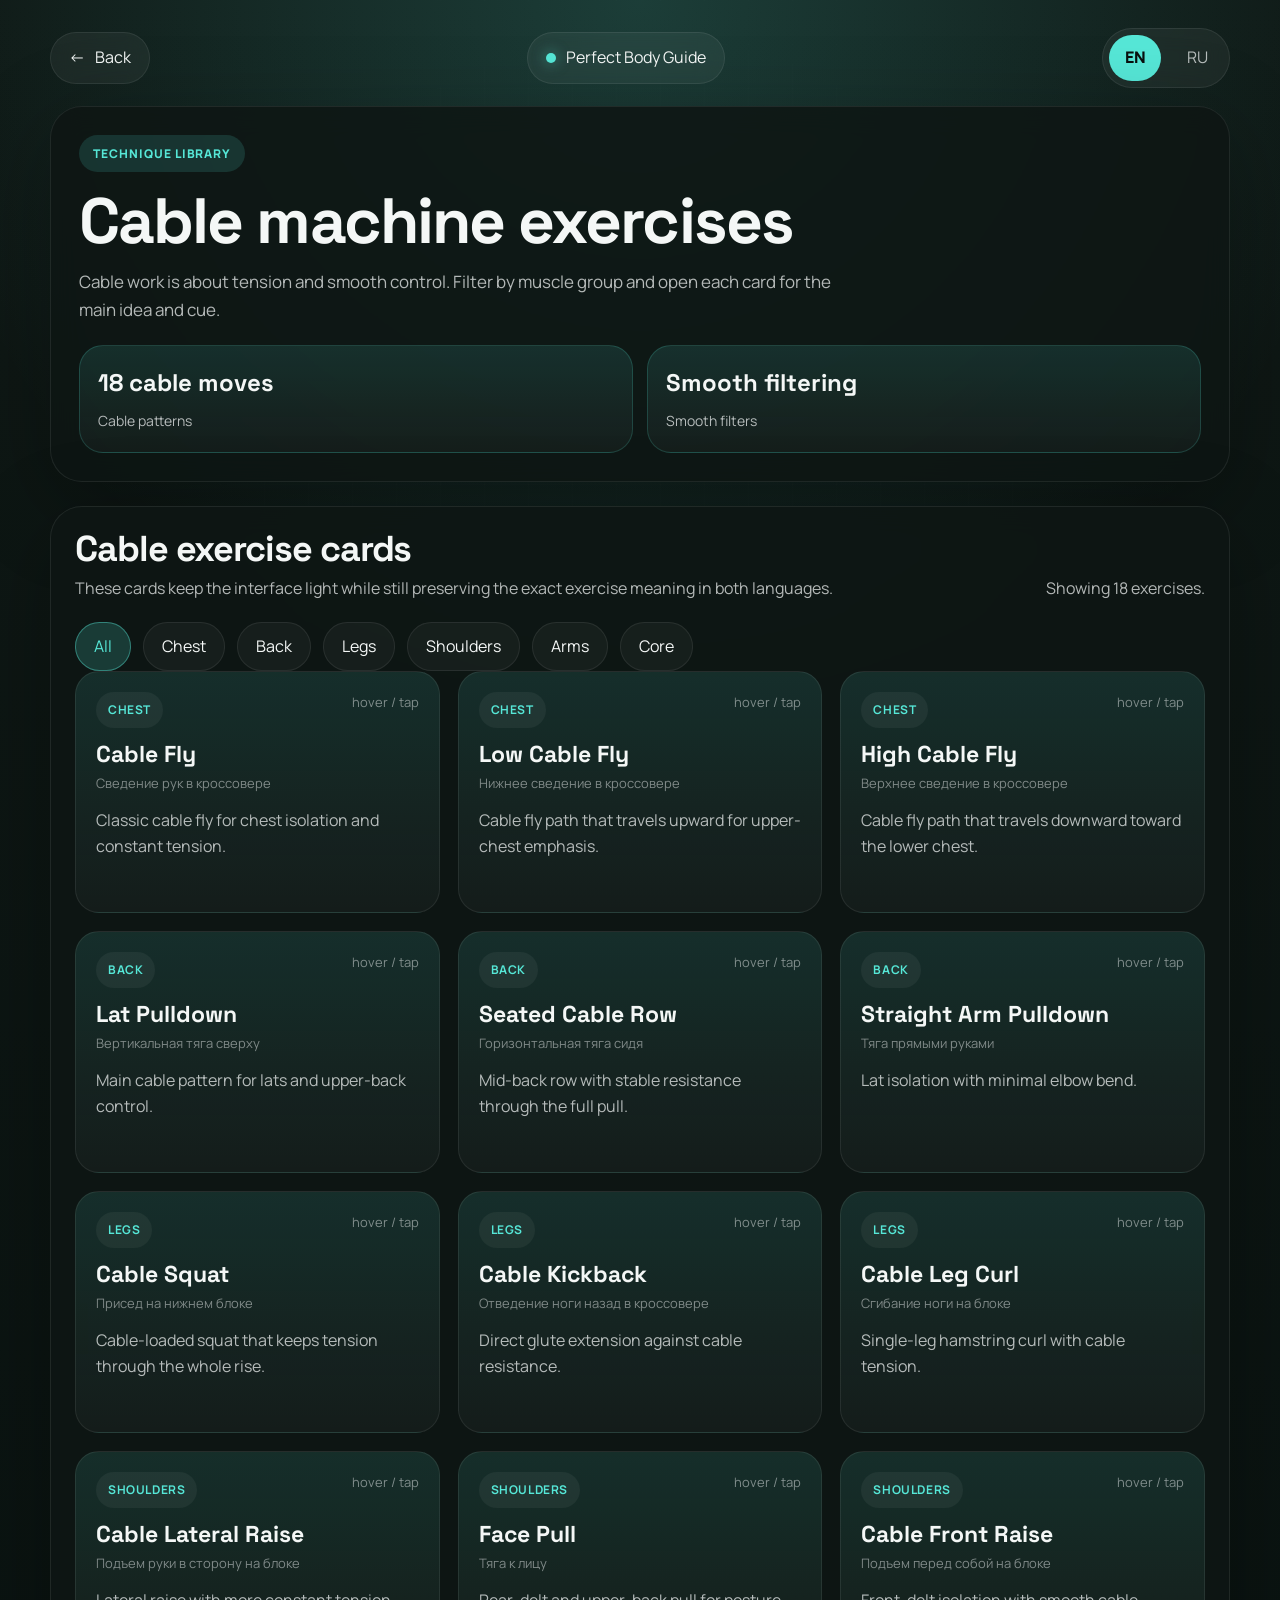
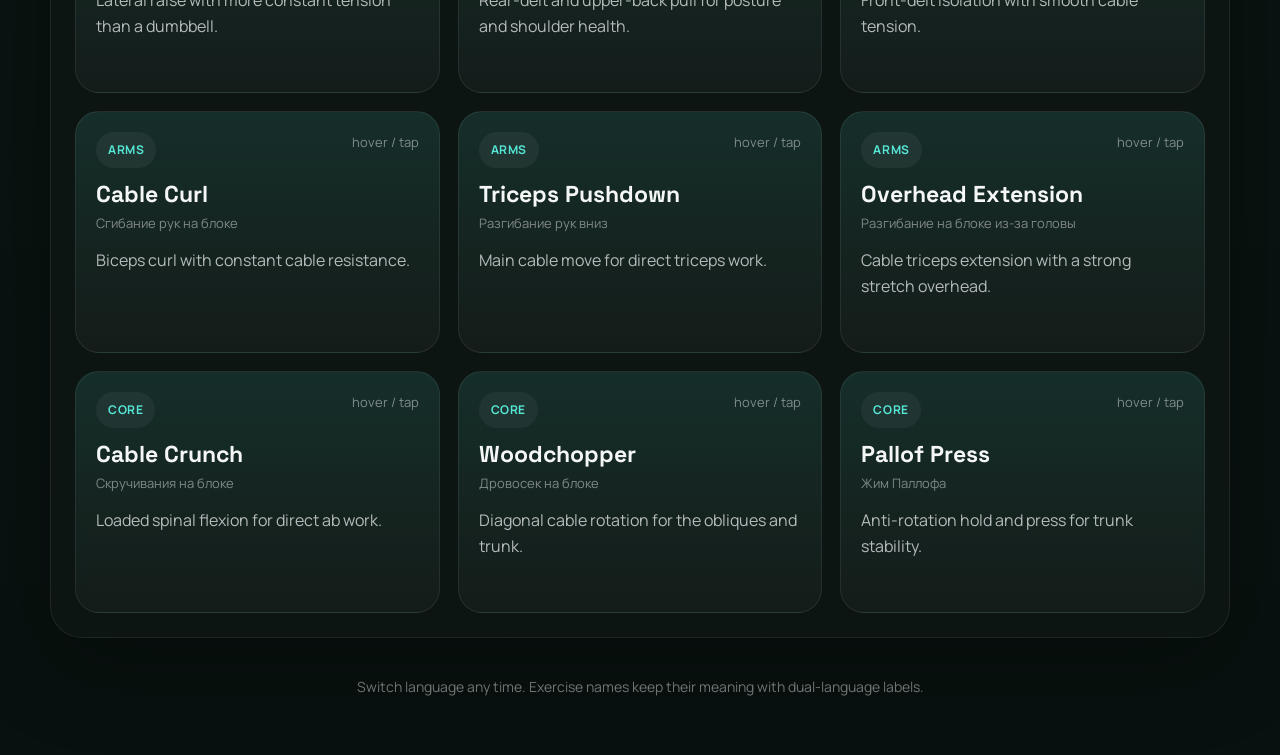
<file: technique/Cable Machines.html>
<!DOCTYPE html>
<html lang="en">
<head>
    <meta charset="UTF-8">
    <meta name="viewport" content="width=device-width, initial-scale=1.0">
    <title>Cable Technique</title>
    <link rel="stylesheet" href="../assets/site.css">
</head>
<body style="--accent:#56e7d7; --accent-rgb:86,231,215;">
    <main class="site-shell">
        <div class="site-topbar">
            <a class="ghost-btn" href="../index.html" data-i18n="back">Back</a>
            <div class="brand-pill">
                <span class="brand-pill__dot"></span>
                <span data-i18n="brand">Perfect Body Guide</span>
            </div>
            <div class="lang-switch">
                <button type="button" data-set-lang="en">EN</button>
                <button type="button" data-set-lang="ru">RU</button>
            </div>
        </div>

        <section class="hero-panel hero-panel--single">
            <div>
                <div class="eyebrow" data-i18n="eyebrow">Technique library</div>
                <h1 class="hero-title" id="pageTitle">Cable machine exercises</h1>
                <p class="hero-copy" id="pageIntro"></p>
                <div class="mini-stats" style="margin-top:22px;">
                    <div class="stat-card">
                        <strong id="pageStatA"></strong>
                        <span data-i18n="statACopy">Cable patterns</span>
                    </div>
                    <div class="stat-card">
                        <strong id="pageStatB"></strong>
                        <span data-i18n="statBCopy">Smooth filters</span>
                    </div>
                </div>
            </div>
        </section>

        <section class="section-panel">
            <div class="section-head">
                <div>
                    <h2 class="section-title" data-i18n="sectionTitle">Cable exercise cards</h2>
                    <p class="section-copy" data-i18n="sectionCopy">These cards keep the interface light while still preserving the exact exercise meaning in both languages.</p>
                </div>
                <p class="section-note" id="results"></p>
            </div>

            <div class="filter-row" id="filters"></div>
            <div class="exercise-grid" id="cards"></div>
        </section>

        <footer class="site-footer" data-i18n="footer">Switch language any time. Exercise names keep their meaning with dual-language labels.</footer>
    </main>

    <script>
        window.TechniquePageCollection = "cable";
        window.TechniquePageExtraTranslations = {
            statACopy: { en: "Cable patterns", ru: "Блочные паттерны" },
            statBCopy: { en: "Smooth filters", ru: "Плавные фильтры" },
            sectionTitle: { en: "Cable exercise cards", ru: "Карточки блочных упражнений" },
            sectionCopy: {
                en: "These cards keep the interface light while still preserving the exact exercise meaning in both languages.",
                ru: "Эти карточки оставляют интерфейс легким, но при этом сохраняют точный смысл названий на двух языках."
            }
        };
    </script>
    <script src="../assets/site.js"></script>
    <script src="../assets/technique-data.js"></script>
    <script src="../assets/technique-page.js"></script>
    <script>buildTechniquePage();</script>
</body>
</html>
</file>
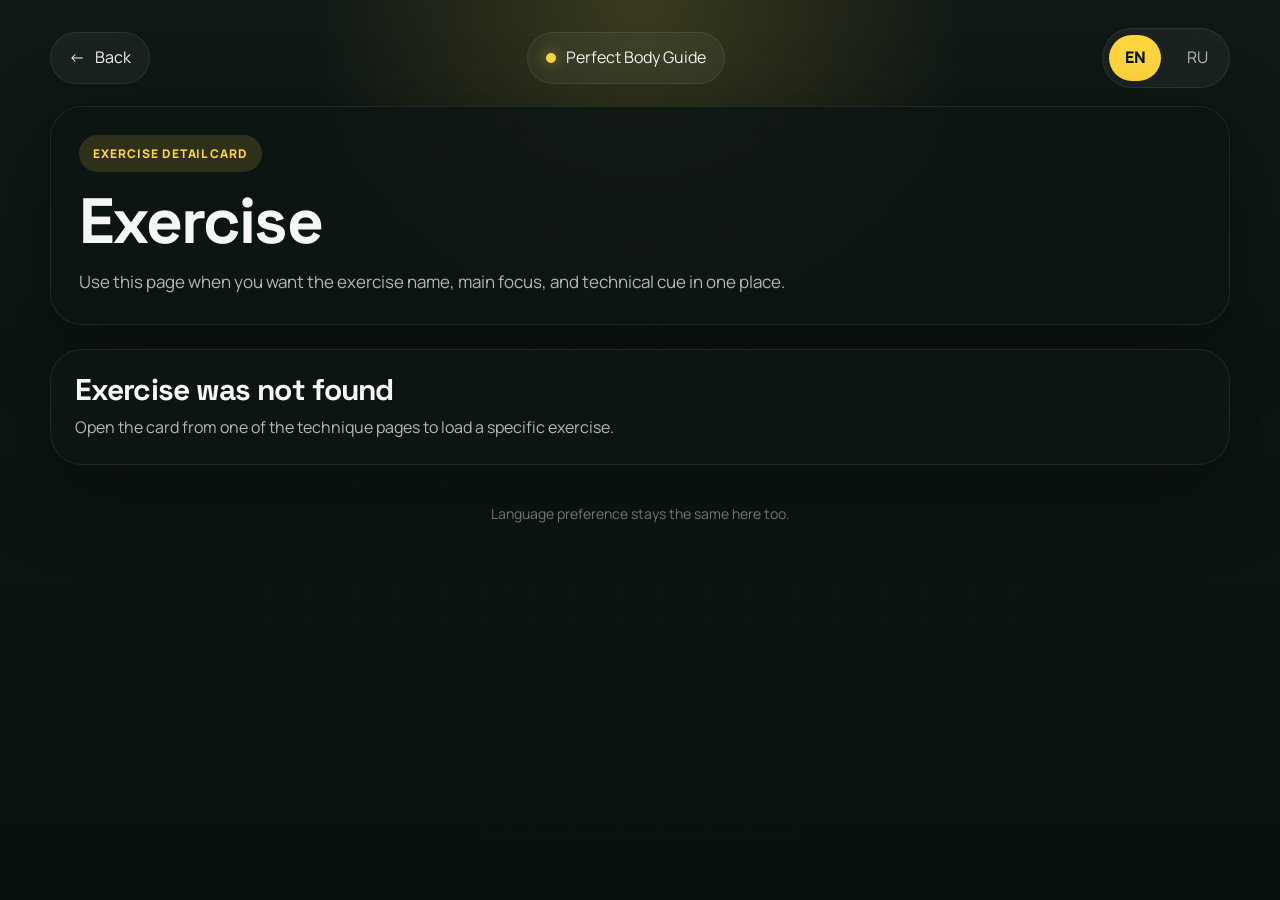
<file: technique/dumbbell-details.html>
<!DOCTYPE html>
<html lang="en">
<head>
    <meta charset="UTF-8">
    <meta name="viewport" content="width=device-width, initial-scale=1.0">
    <title>Exercise details</title>
    <link rel="stylesheet" href="../assets/site.css">
</head>
<body style="--accent:#ffd640; --accent-rgb:255,214,64;">
    <main class="site-shell">
        <div class="site-topbar">
            <a class="ghost-btn" href="javascript:history.back()" data-i18n="back">Back</a>
            <div class="brand-pill">
                <span class="brand-pill__dot"></span>
                <span data-i18n="brand">Perfect Body Guide</span>
            </div>
            <div class="lang-switch">
                <button type="button" data-set-lang="en">EN</button>
                <button type="button" data-set-lang="ru">RU</button>
            </div>
        </div>

        <section class="hero-panel hero-panel--single">
            <div>
                <div class="eyebrow" data-i18n="pageTitle">Exercise detail card</div>
                <h1 class="hero-title" id="detailTitle">Exercise</h1>
                <p class="hero-copy" id="detailSubtitle"></p>
                <p class="hero-copy" data-i18n="pageCopy" style="margin-top:12px;">Use this page when you want the exercise name, main focus, and technical cue in one place.</p>
            </div>
        </section>

        <section class="content-panel" id="detailCard" hidden>
            <div class="resource-kicker" id="detailEyebrow">Chest</div>
            <h2 class="table-title" data-i18n="summaryLabel">Overview</h2>
            <p class="section-copy" id="detailSummary" style="margin-bottom:18px;"></p>

            <div class="feature-grid">
                <div class="feature-card">
                    <strong data-i18n="focusLabel">Focus</strong>
                    <span id="detailFocus"></span>
                </div>
                <div class="feature-card">
                    <strong data-i18n="cueLabel">Cue</strong>
                    <span id="detailCue"></span>
                </div>
            </div>
        </section>

        <section class="content-panel" id="detailFallback" hidden>
            <h2 class="table-title" data-i18n="fallbackTitle">Exercise was not found</h2>
            <p class="section-copy" data-i18n="fallbackCopy">Open the card from one of the technique pages to load a specific exercise.</p>
        </section>

        <footer class="site-footer" data-i18n="footer">Language preference stays the same here too.</footer>
    </main>

    <script src="../assets/site.js"></script>
    <script src="../assets/technique-data.js"></script>
    <script src="../assets/technique-details.js"></script>
    <script>
        buildTechniqueDetails();
    </script>
</body>
</html>
</file>
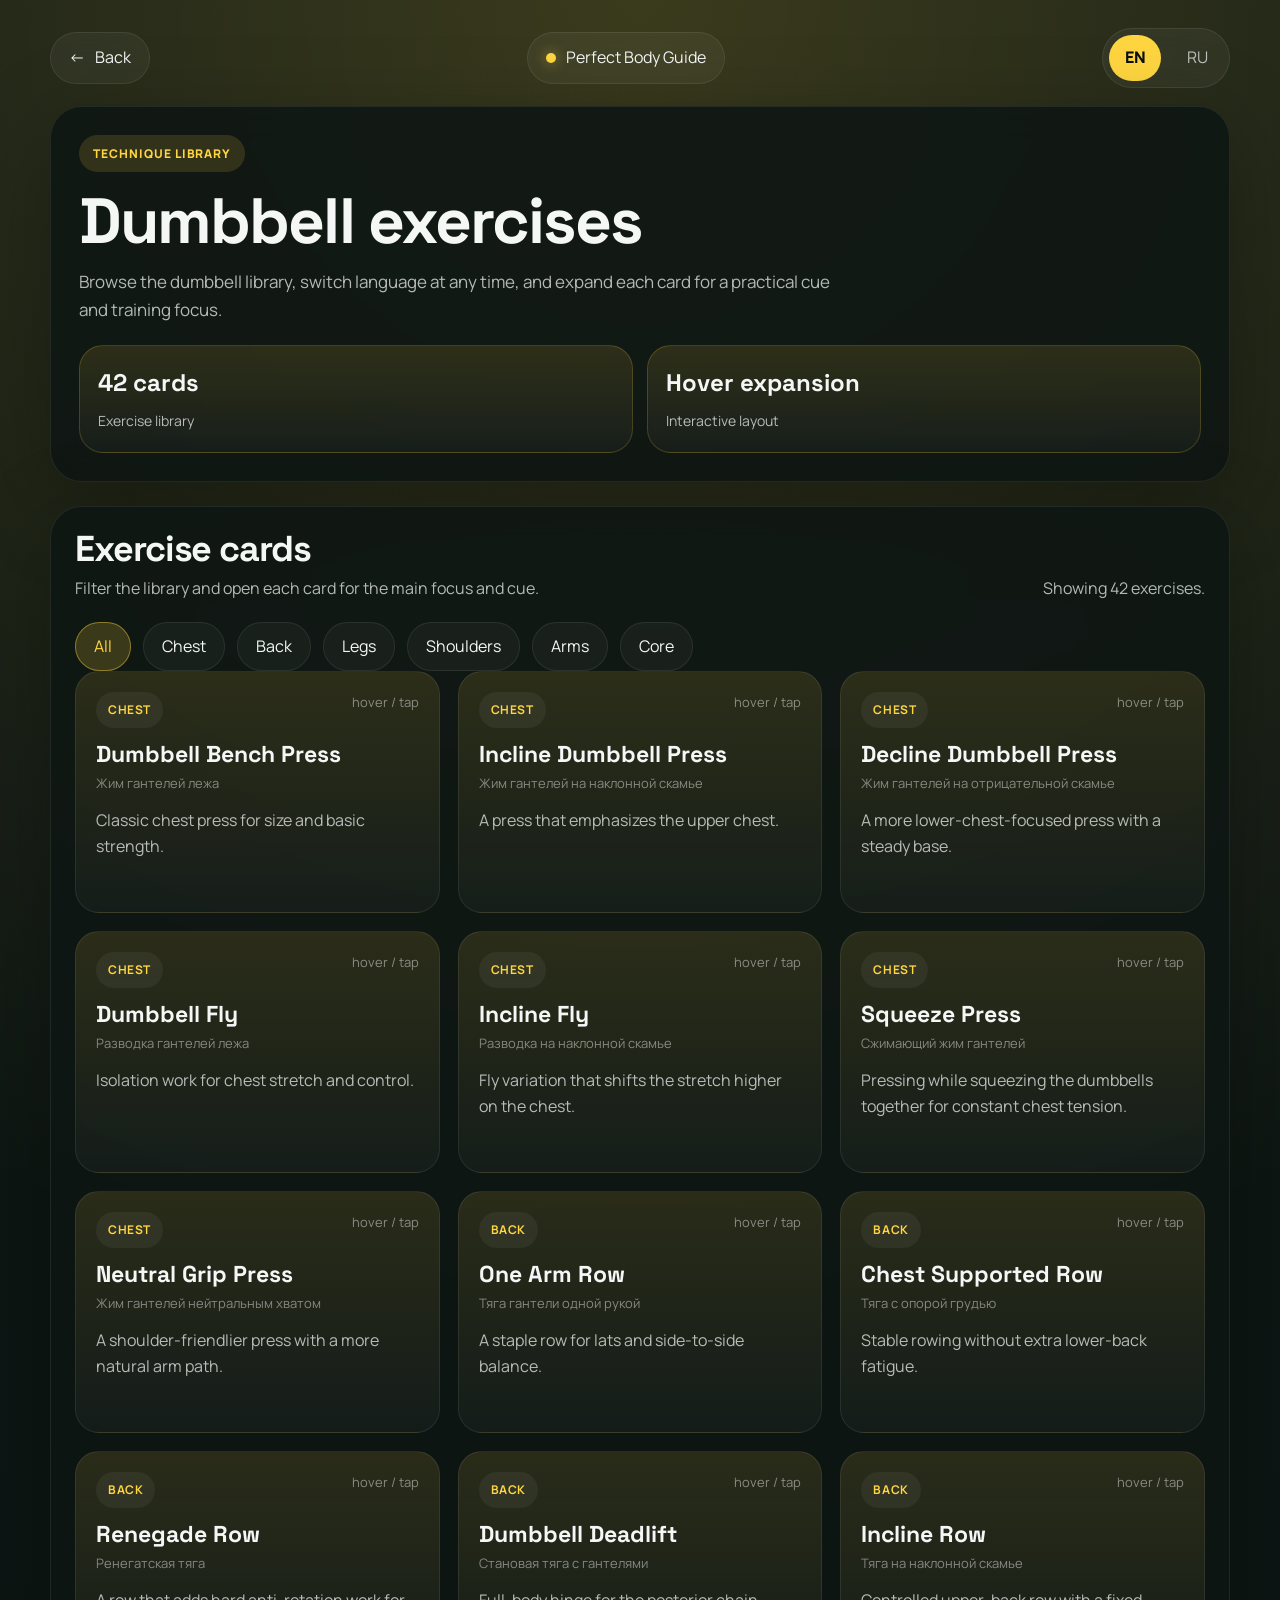
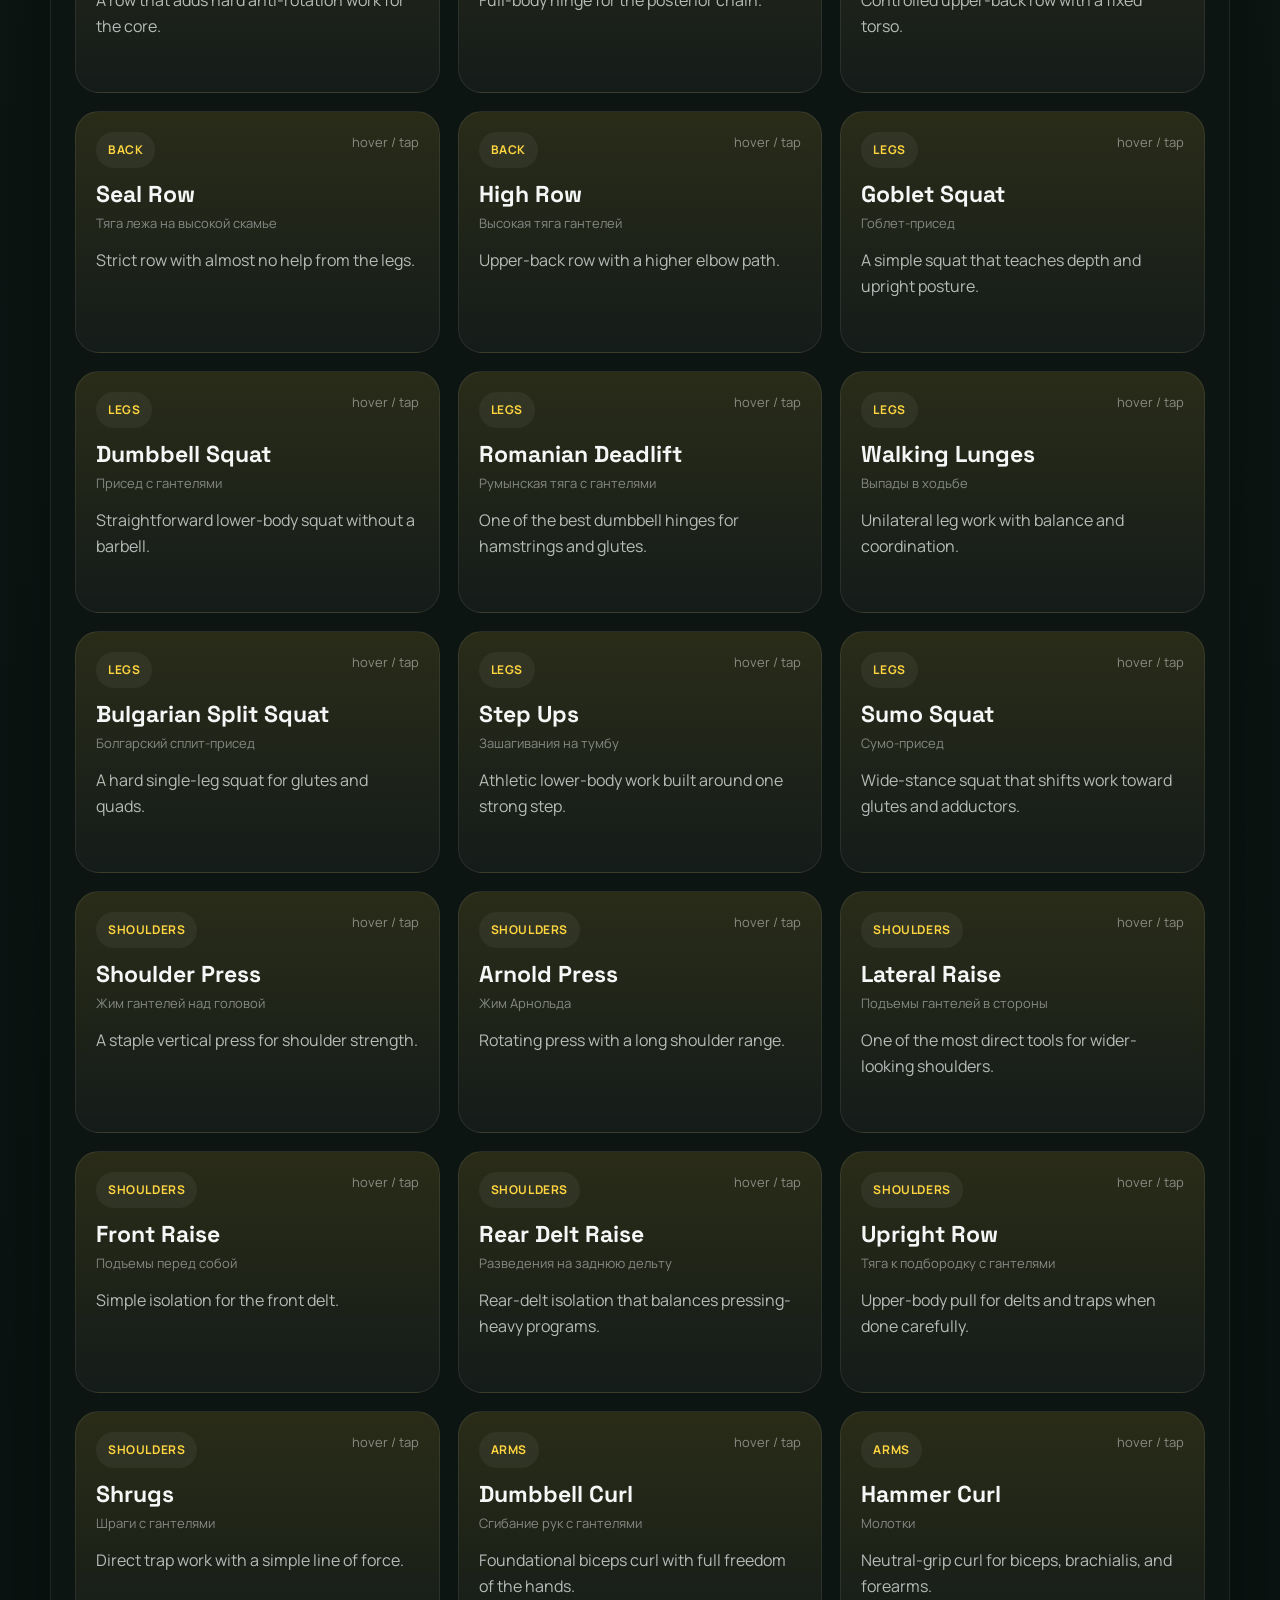
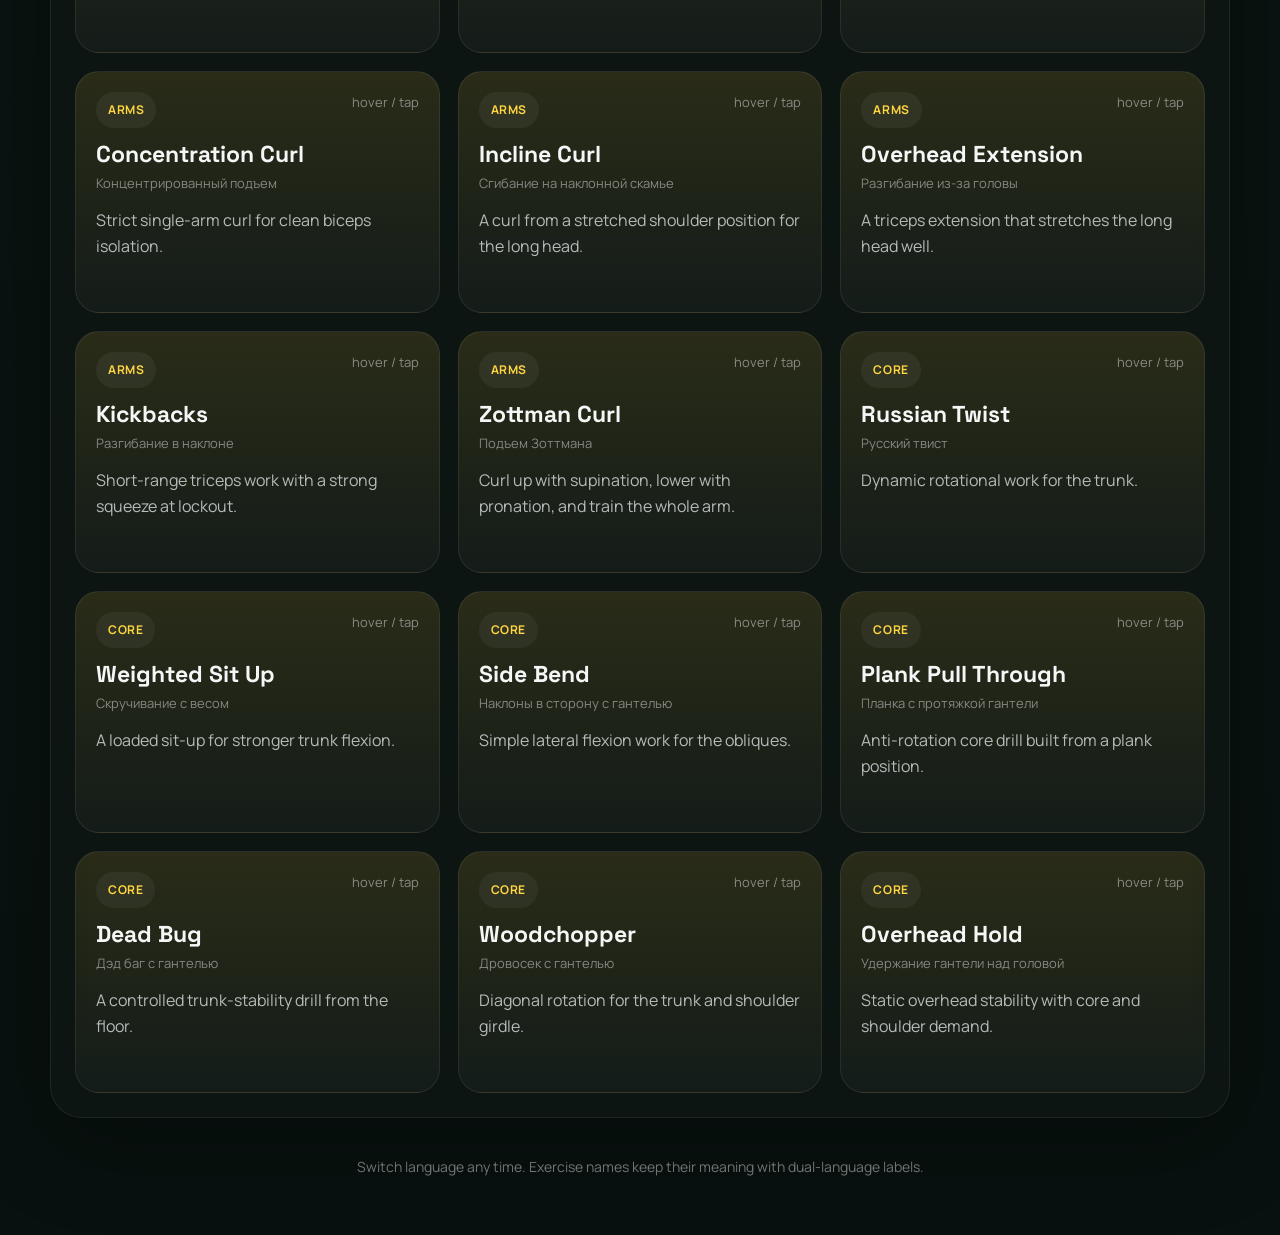
<file: technique/dumbbells.html>
<!DOCTYPE html>
<html lang="en">
<head>
    <meta charset="UTF-8">
    <meta name="viewport" content="width=device-width, initial-scale=1.0">
    <title>Dumbbell Technique</title>
    <link rel="stylesheet" href="../assets/site.css">
</head>
<body style="--accent:#ffd640; --accent-rgb:255,214,64;">
    <main class="site-shell">
        <div class="site-topbar">
            <a class="ghost-btn" href="../index.html" data-i18n="back">Back</a>
            <div class="brand-pill">
                <span class="brand-pill__dot"></span>
                <span data-i18n="brand">Perfect Body Guide</span>
            </div>
            <div class="lang-switch">
                <button type="button" data-set-lang="en">EN</button>
                <button type="button" data-set-lang="ru">RU</button>
            </div>
        </div>

        <section class="hero-panel hero-panel--single">
            <div>
                <div class="eyebrow" data-i18n="eyebrow">Technique library</div>
                <h1 class="hero-title" id="pageTitle">Dumbbell exercises</h1>
                <p class="hero-copy" id="pageIntro"></p>
                <div class="mini-stats" style="margin-top:22px;">
                    <div class="stat-card">
                        <strong id="pageStatA"></strong>
                        <span data-i18n="statACopy">Exercise library</span>
                    </div>
                    <div class="stat-card">
                        <strong id="pageStatB"></strong>
                        <span data-i18n="statBCopy">Interactive layout</span>
                    </div>
                </div>
            </div>
        </section>

        <section class="section-panel">
            <div class="section-head">
                <div>
                    <h2 class="section-title" data-i18n="sectionTitle">Exercise cards</h2>
                    <p class="section-copy" data-i18n="sectionCopy">Filter the library and open each card for the main focus and cue.</p>
                </div>
                <p class="section-note" id="results"></p>
            </div>

            <div class="filter-row" id="filters"></div>
            <div class="exercise-grid" id="cards"></div>
        </section>

        <footer class="site-footer" data-i18n="footer">Switch language any time. Exercise names keep their meaning with dual-language labels.</footer>
    </main>

    <script>
        window.TechniquePageCollection = "dumbbells";
        window.TechniquePageExtraTranslations = {
            statACopy: { en: "Exercise library", ru: "Библиотека упражнений" },
            statBCopy: { en: "Interactive layout", ru: "Интерактивный формат" },
            sectionTitle: { en: "Exercise cards", ru: "Карточки упражнений" },
            sectionCopy: {
                en: "Filter the library and open each card for the main focus and cue.",
                ru: "Фильтруй библиотеку и раскрывай карточки, чтобы быстро увидеть основной акцент и подсказку."
            }
        };
    </script>
    <script src="../assets/site.js"></script>
    <script src="../assets/technique-data.js"></script>
    <script src="../assets/technique-page.js"></script>
    <script>buildTechniquePage();</script>
</body>
</html>
</file>
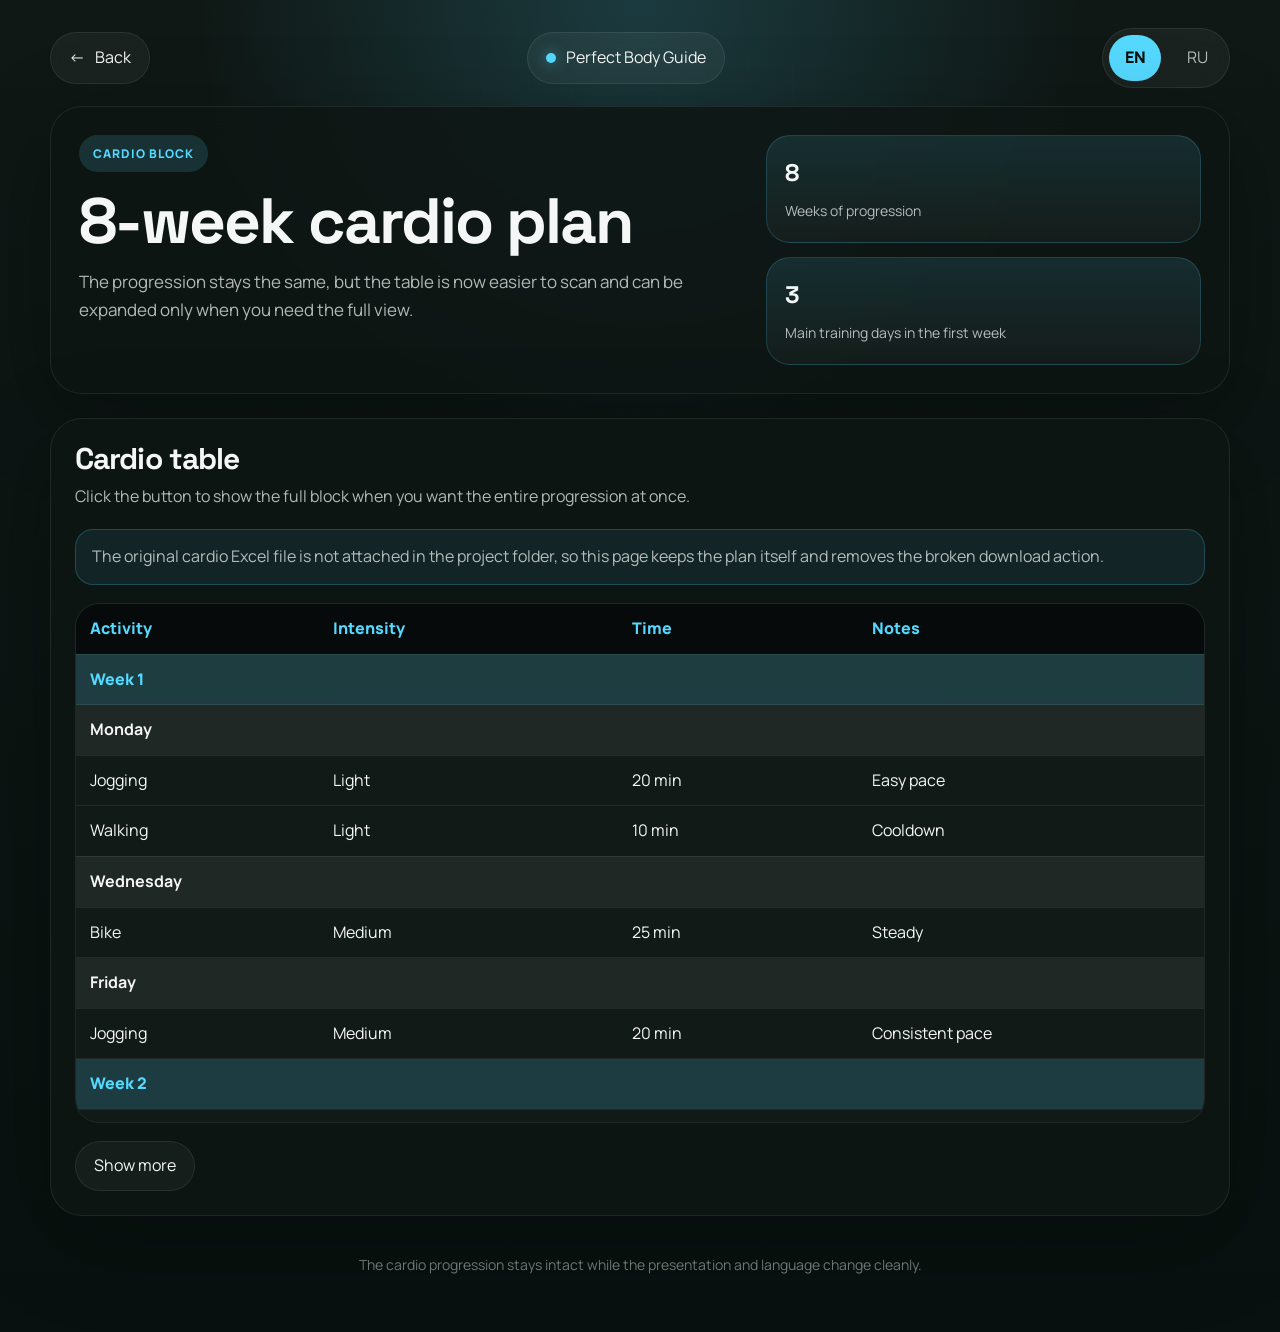
<file: workout/cardio.html>
<!DOCTYPE html>
<html lang="en">
<head>
    <meta charset="UTF-8">
    <meta name="viewport" content="width=device-width, initial-scale=1.0">
    <title>Cardio Program</title>
    <link rel="stylesheet" href="../assets/site.css">
</head>
<body style="--accent:#55d9ff; --accent-rgb:85,217,255;">
    <main class="site-shell">
        <div class="site-topbar">
            <a class="ghost-btn" href="../index.html" data-i18n="back">Back</a>
            <div class="brand-pill">
                <span class="brand-pill__dot"></span>
                <span data-i18n="brand">Perfect Body Guide</span>
            </div>
            <div class="lang-switch">
                <button type="button" data-set-lang="en">EN</button>
                <button type="button" data-set-lang="ru">RU</button>
            </div>
        </div>

        <section class="hero-panel">
            <div>
                <div class="eyebrow" data-i18n="eyebrow">Cardio block</div>
                <h1 class="hero-title" data-i18n="heroTitle">8-week cardio plan</h1>
                <p class="hero-copy" data-i18n="heroCopy">The progression stays the same, but the table is now easier to scan and can be expanded only when you need the full view.</p>
            </div>

            <div class="hero-side">
                <div class="stat-card">
                    <strong>8</strong>
                    <span data-i18n="statA">Weeks of progression</span>
                </div>
                <div class="stat-card">
                    <strong>3</strong>
                    <span data-i18n="statB">Main training days in the first week</span>
                </div>
            </div>
        </section>

        <section class="table-panel">
            <div class="section-head">
                <div>
                    <h2 class="table-title" data-i18n="tableTitle">Cardio table</h2>
                    <p class="section-copy" data-i18n="tableCopy">Click the button to show the full block when you want the entire progression at once.</p>
                </div>
            </div>

            <div class="note-banner" data-i18n="fileNote">The original cardio Excel file is not attached in the project folder, so this page keeps the plan itself and removes the broken download action.</div>

            <div class="table-wrap is-collapsed" id="cardioWrap">
                <table class="data-table" id="cardioTable">
                    <thead>
                        <tr>
                            <th data-i18n="thActivity">Activity</th>
                            <th data-i18n="thIntensity">Intensity</th>
                            <th data-i18n="thTime">Time</th>
                            <th data-i18n="thNotes">Notes</th>
                        </tr>
                    </thead>
                    <tbody></tbody>
                </table>
            </div>

            <div class="action-row" style="margin-top:18px;">
                <button type="button" class="secondary-btn" id="toggleBtn" data-i18n="showMore">Show more</button>
            </div>
        </section>

        <footer class="site-footer" data-i18n="footer">The cardio progression stays intact while the presentation and language change cleanly.</footer>
    </main>

    <script src="../assets/site.js"></script>
    <script>
        const cardioRows = [
            { type: "week", label: { en: "Week 1", ru: "Неделя 1" } },
            { type: "day", label: { en: "Monday", ru: "Понедельник" } },
            { activity: { en: "Jogging", ru: "Бег трусцой" }, intensity: { en: "Light", ru: "Легкая" }, time: "20 min", notes: { en: "Easy pace", ru: "Легкий темп" } },
            { activity: { en: "Walking", ru: "Ходьба" }, intensity: { en: "Light", ru: "Легкая" }, time: "10 min", notes: { en: "Cooldown", ru: "Заминка" } },
            { type: "day", label: { en: "Wednesday", ru: "Среда" } },
            { activity: { en: "Bike", ru: "Велосипед" }, intensity: { en: "Medium", ru: "Средняя" }, time: "25 min", notes: { en: "Steady", ru: "Ровный темп" } },
            { type: "day", label: { en: "Friday", ru: "Пятница" } },
            { activity: { en: "Jogging", ru: "Бег трусцой" }, intensity: { en: "Medium", ru: "Средняя" }, time: "20 min", notes: { en: "Consistent pace", ru: "Стабильный темп" } },
            { type: "week", label: { en: "Week 2", ru: "Неделя 2" } },
            { activity: { en: "Jogging", ru: "Бег трусцой" }, intensity: { en: "Medium", ru: "Средняя" }, time: "25 min", notes: { en: "", ru: "" } },
            { type: "week", label: { en: "Week 3", ru: "Неделя 3" } },
            { activity: { en: "Jogging", ru: "Бег трусцой" }, intensity: { en: "Medium", ru: "Средняя" }, time: "30 min", notes: { en: "", ru: "" } },
            { type: "week", label: { en: "Week 4", ru: "Неделя 4" } },
            { activity: { en: "Bike", ru: "Велосипед" }, intensity: { en: "High", ru: "Высокая" }, time: "35 min", notes: { en: "", ru: "" } },
            { type: "week", label: { en: "Week 5-8", ru: "Недели 5-8" } },
            { activity: { en: "Mix Cardio", ru: "Смешанное кардио" }, intensity: { en: "Medium-High", ru: "Средняя-высокая" }, time: "30-45 min", notes: { en: "", ru: "" } }
        ];

        const translations = {
            __title: { en: "Cardio Program", ru: "Кардио-программа" },
            back: { en: "Back", ru: "Назад" },
            brand: { en: "Perfect Body Guide", ru: "Гид по идеальному телу" },
            eyebrow: { en: "Cardio block", ru: "Кардио-блок" },
            heroTitle: { en: "8-week cardio plan", ru: "8-недельный кардио-план" },
            heroCopy: {
                en: "The progression stays the same, but the table is now easier to scan and can be expanded only when you need the full view.",
                ru: "Прогрессия остается прежней, но таблица теперь легче читается и разворачивается только тогда, когда нужен полный обзор."
            },
            statA: { en: "Weeks of progression", ru: "Недель прогрессии" },
            statB: { en: "Main training days in the first week", ru: "Основных тренировочных дней в первой неделе" },
            tableTitle: { en: "Cardio table", ru: "Кардио-таблица" },
            tableCopy: {
                en: "Click the button to show the full block when you want the entire progression at once.",
                ru: "Нажми кнопку, чтобы развернуть весь блок, когда нужна вся прогрессия целиком."
            },
            fileNote: {
                en: "The original cardio Excel file is not attached in the project folder, so this page keeps the plan itself and removes the broken download action.",
                ru: "Исходный Excel-файл для кардио не лежит в папке проекта, поэтому страница сохраняет сам план и убирает сломанную кнопку скачивания."
            },
            thActivity: { en: "Activity", ru: "Активность" },
            thIntensity: { en: "Intensity", ru: "Интенсивность" },
            thTime: { en: "Time", ru: "Время" },
            thNotes: { en: "Notes", ru: "Заметки" },
            showMore: { en: "Show more", ru: "Показать больше" },
            showLess: { en: "Show less", ru: "Показать меньше" },
            footer: {
                en: "The cardio progression stays intact while the presentation and language change cleanly.",
                ru: "Кардио-прогрессия остается прежней, а подача и язык меняются чисто и понятно."
            }
        };

        const tbody = document.querySelector("#cardioTable tbody");
        const wrap = document.getElementById("cardioWrap");
        const toggleBtn = document.getElementById("toggleBtn");

        function renderCardio(lang) {
            tbody.innerHTML = cardioRows.map((row) => {
                if (row.type === "week") {
                    return `<tr class="week-row"><td colspan="4">${row.label[lang]}</td></tr>`;
                }

                if (row.type === "day") {
                    return `<tr class="day-row"><td colspan="4">${row.label[lang]}</td></tr>`;
                }

                return `
                    <tr>
                        <td>${row.activity[lang]}</td>
                        <td>${row.intensity[lang]}</td>
                        <td>${row.time}</td>
                        <td>${row.notes[lang] || "&nbsp;"}</td>
                    </tr>
                `;
            }).join("");

            toggleBtn.textContent = wrap.classList.contains("is-collapsed")
                ? translations.showMore[lang]
                : translations.showLess[lang];
        }

        toggleBtn.addEventListener("click", () => {
            wrap.classList.toggle("is-collapsed");
            renderCardio(SiteApp.getLanguage());
        });

        SiteApp.initPage({
            translations,
            onLanguageChange: renderCardio
        });
    </script>
</body>
</html>
</file>
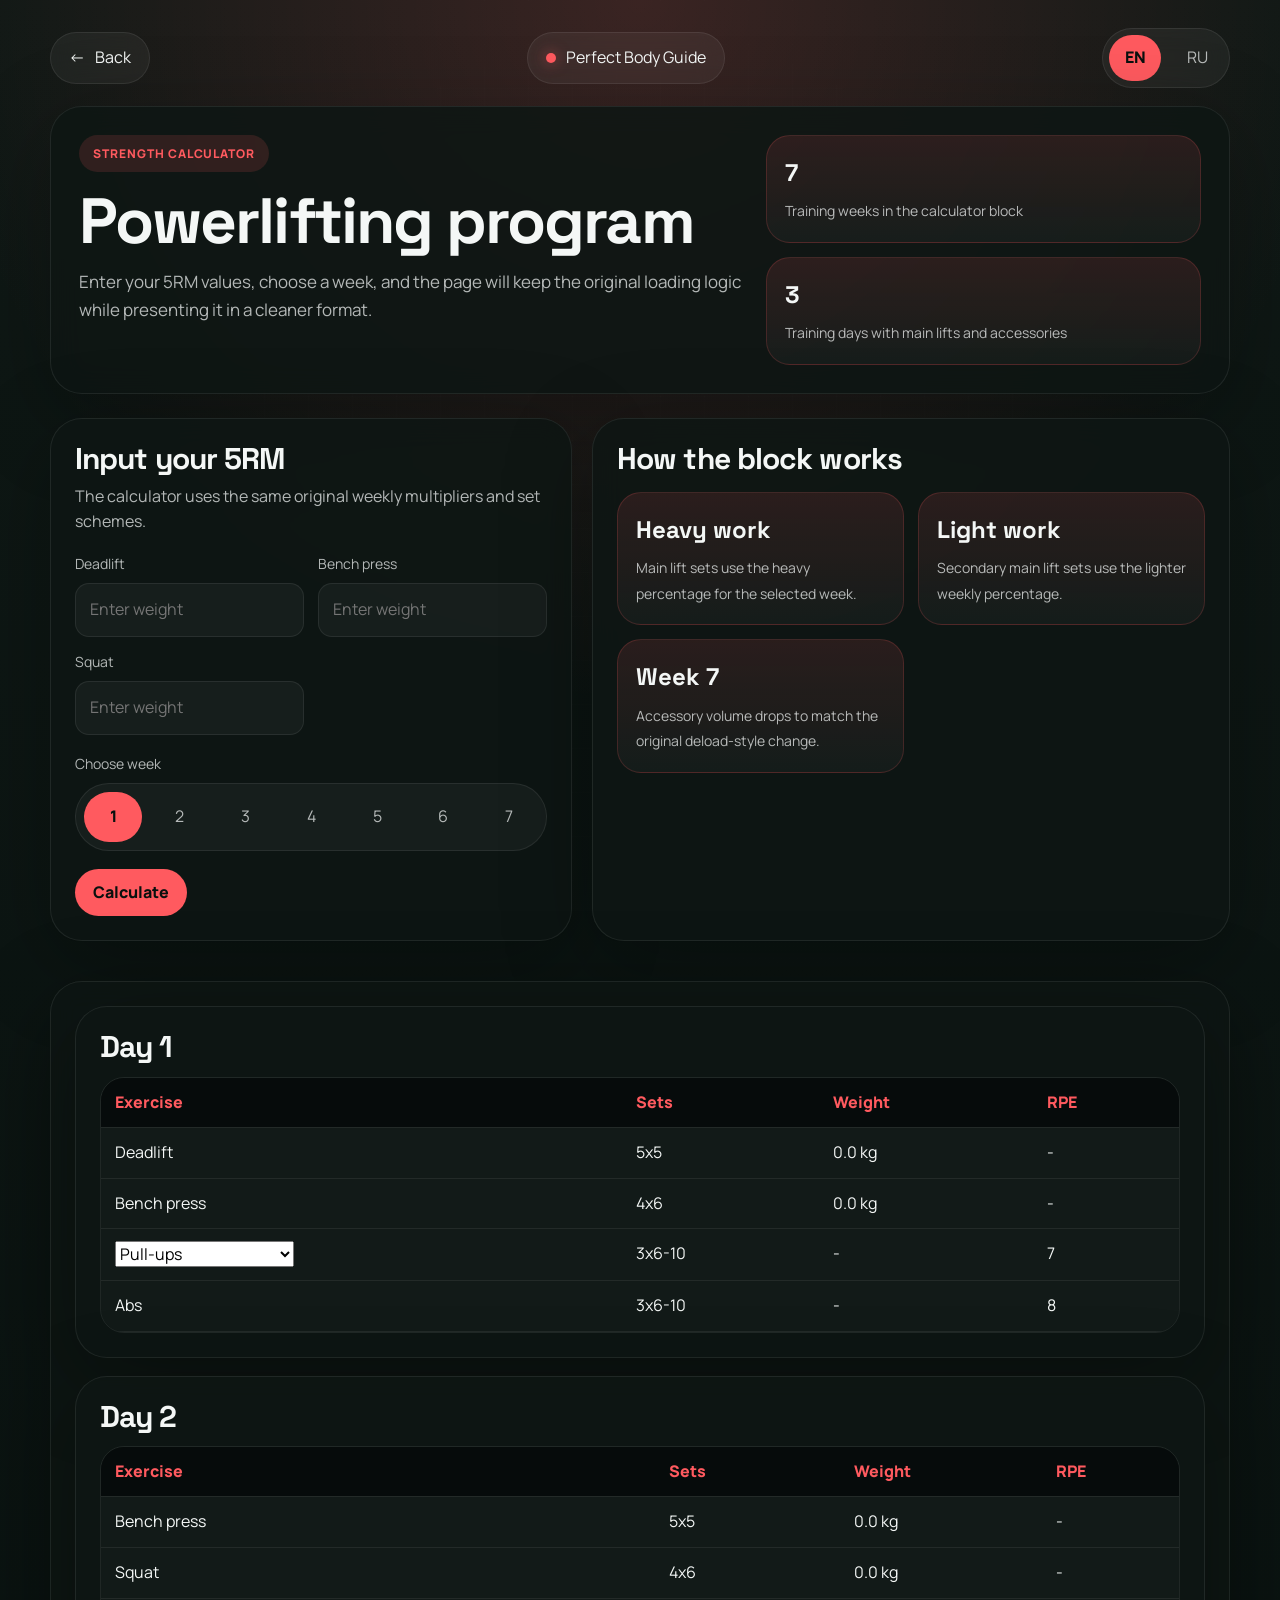
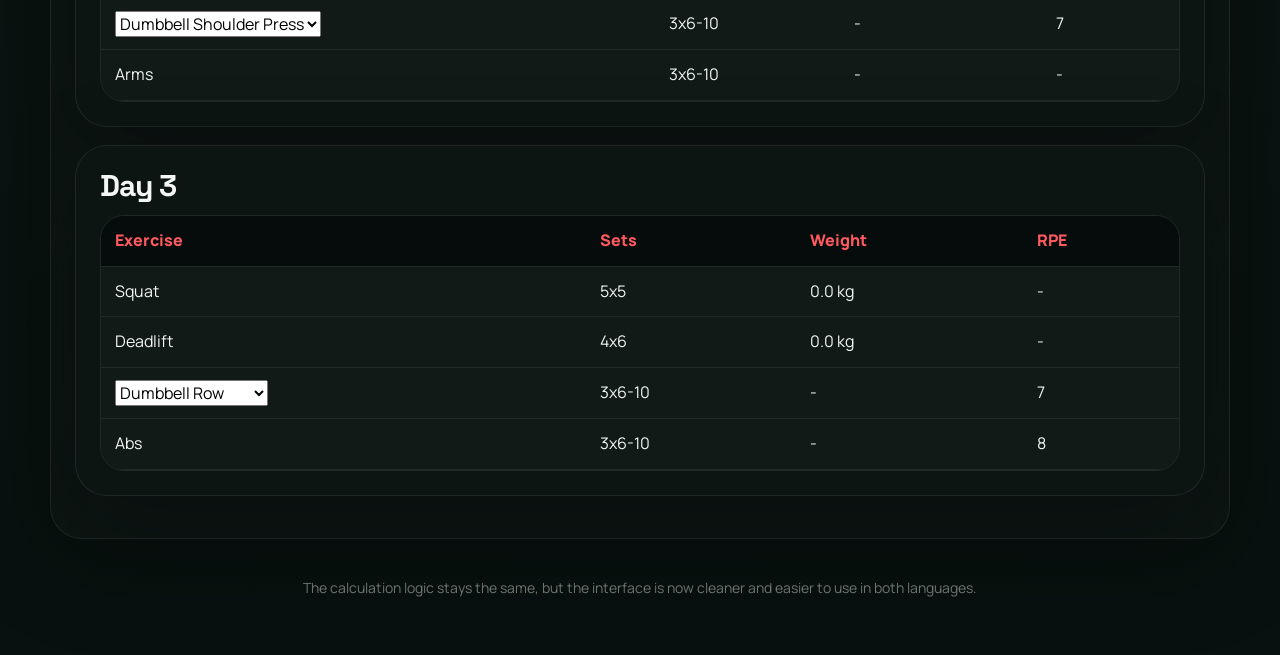
<file: workout/powerlifting.html>
<!DOCTYPE html>
<html lang="en">
<head>
    <meta charset="UTF-8">
    <meta name="viewport" content="width=device-width, initial-scale=1.0">
    <title>Powerlifting Program</title>
    <link rel="stylesheet" href="../assets/site.css">
</head>
<body style="--accent:#ff5a5f; --accent-rgb:255,90,95;">
    <main class="site-shell">
        <div class="site-topbar">
            <a class="ghost-btn" href="../index.html" data-i18n="back">Back</a>
            <div class="brand-pill">
                <span class="brand-pill__dot"></span>
                <span data-i18n="brand">Perfect Body Guide</span>
            </div>
            <div class="lang-switch">
                <button type="button" data-set-lang="en">EN</button>
                <button type="button" data-set-lang="ru">RU</button>
            </div>
        </div>

        <section class="hero-panel">
            <div>
                <div class="eyebrow" data-i18n="eyebrow">Strength calculator</div>
                <h1 class="hero-title" data-i18n="heroTitle">Powerlifting program</h1>
                <p class="hero-copy" data-i18n="heroCopy">Enter your 5RM values, choose a week, and the page will keep the original loading logic while presenting it in a cleaner format.</p>
            </div>

            <div class="hero-side">
                <div class="stat-card">
                    <strong>7</strong>
                    <span data-i18n="statA">Training weeks in the calculator block</span>
                </div>
                <div class="stat-card">
                    <strong>3</strong>
                    <span data-i18n="statB">Training days with main lifts and accessories</span>
                </div>
            </div>
        </section>

        <section class="two-col">
            <div class="form-panel">
                <h2 class="table-title" data-i18n="calcTitle">Input your 5RM</h2>
                <p class="section-copy" data-i18n="calcCopy">The calculator uses the same original weekly multipliers and set schemes.</p>

                <div class="form-grid" style="margin-top:18px;">
                    <label>
                        <span class="field-label" data-i18n="fieldDeadlift">Deadlift</span>
                        <input id="dl" type="number" min="0" step="0.5" data-i18n-placeholder="fieldPlaceholder" placeholder="Enter weight">
                    </label>
                    <label>
                        <span class="field-label" data-i18n="fieldBench">Bench press</span>
                        <input id="bp" type="number" min="0" step="0.5" data-i18n-placeholder="fieldPlaceholder" placeholder="Enter weight">
                    </label>
                    <label>
                        <span class="field-label" data-i18n="fieldSquat">Squat</span>
                        <input id="sq" type="number" min="0" step="0.5" data-i18n-placeholder="fieldPlaceholder" placeholder="Enter weight">
                    </label>
                </div>

                <div style="margin-top:18px;">
                    <span class="field-label" data-i18n="weekLabel">Choose week</span>
                    <div class="week-tabs" id="weekTabs">
                        <div class="week-indicator" id="weekIndicator"></div>
                        <button type="button" class="is-active" data-week="1">1</button>
                        <button type="button" data-week="2">2</button>
                        <button type="button" data-week="3">3</button>
                        <button type="button" data-week="4">4</button>
                        <button type="button" data-week="5">5</button>
                        <button type="button" data-week="6">6</button>
                        <button type="button" data-week="7">7</button>
                    </div>
                </div>

                <div class="action-row" style="margin-top:18px;">
                    <button type="button" class="primary-btn" id="calcBtn" data-i18n="calcButton">Calculate</button>
                </div>
            </div>

            <div class="content-panel">
                <h2 class="table-title" data-i18n="infoTitle">How the block works</h2>
                <div class="feature-grid" style="margin-top:18px;">
                    <div class="feature-card">
                        <strong data-i18n="infoHeavyTitle">Heavy work</strong>
                        <span data-i18n="infoHeavyCopy">Main lift sets use the heavy percentage for the selected week.</span>
                    </div>
                    <div class="feature-card">
                        <strong data-i18n="infoLightTitle">Light work</strong>
                        <span data-i18n="infoLightCopy">Secondary main lift sets use the lighter weekly percentage.</span>
                    </div>
                    <div class="feature-card">
                        <strong data-i18n="infoWeek7Title">Week 7</strong>
                        <span data-i18n="infoWeek7Copy">Accessory volume drops to match the original deload-style change.</span>
                    </div>
                </div>
            </div>
        </section>

        <section class="table-panel" id="programTables" style="margin-top:20px;"></section>

        <footer class="site-footer" data-i18n="footer">The calculation logic stays the same, but the interface is now cleaner and easier to use in both languages.</footer>
    </main>

    <script src="../assets/site.js"></script>
    <script>
        const translations = {
            __title: { en: "Powerlifting Program", ru: "Пауэрлифтинг-программа" },
            back: { en: "Back", ru: "Назад" },
            brand: { en: "Perfect Body Guide", ru: "Гид по идеальному телу" },
            eyebrow: { en: "Strength calculator", ru: "Силовой калькулятор" },
            heroTitle: { en: "Powerlifting program", ru: "Пауэрлифтинг-программа" },
            heroCopy: {
                en: "Enter your 5RM values, choose a week, and the page will keep the original loading logic while presenting it in a cleaner format.",
                ru: "Введи свои значения 5RM, выбери неделю, и страница сохранит исходную логику нагрузок, но покажет ее в более чистом формате."
            },
            statA: { en: "Training weeks in the calculator block", ru: "Тренировочных недель в калькуляторе" },
            statB: { en: "Training days with main lifts and accessories", ru: "Тренировочных дней с базой и аксессуарами" },
            calcTitle: { en: "Input your 5RM", ru: "Введи свой 5RM" },
            calcCopy: {
                en: "The calculator uses the same original weekly multipliers and set schemes.",
                ru: "Калькулятор использует те же исходные недельные коэффициенты и схемы подходов."
            },
            fieldDeadlift: { en: "Deadlift", ru: "Становая тяга" },
            fieldBench: { en: "Bench press", ru: "Жим лежа" },
            fieldSquat: { en: "Squat", ru: "Присед" },
            fieldPlaceholder: { en: "Enter weight", ru: "Введи вес" },
            weekLabel: { en: "Choose week", ru: "Выбери неделю" },
            calcButton: { en: "Calculate", ru: "Рассчитать" },
            infoTitle: { en: "How the block works", ru: "Как работает блок" },
            infoHeavyTitle: { en: "Heavy work", ru: "Тяжелая работа" },
            infoHeavyCopy: {
                en: "Main lift sets use the heavy percentage for the selected week.",
                ru: "Основные тяжелые подходы используют тяжелый процент выбранной недели."
            },
            infoLightTitle: { en: "Light work", ru: "Легкая работа" },
            infoLightCopy: {
                en: "Secondary main lift sets use the lighter weekly percentage.",
                ru: "Вторые основные движения используют более легкий недельный процент."
            },
            infoWeek7Title: { en: "Week 7", ru: "Неделя 7" },
            infoWeek7Copy: {
                en: "Accessory volume drops to match the original deload-style change.",
                ru: "Объем аксессуаров падает, как и в исходной версии блока."
            },
            footer: {
                en: "The calculation logic stays the same, but the interface is now cleaner and easier to use in both languages.",
                ru: "Логика расчета остается прежней, но интерфейс теперь чище и удобнее на обоих языках."
            },
            tableExercise: { en: "Exercise", ru: "Упражнение" },
            tableSets: { en: "Sets", ru: "Подходы" },
            tableWeight: { en: "Weight", ru: "Вес" },
            tableRpe: { en: "RPE", ru: "RPE" },
            day1: { en: "Day 1", ru: "День 1" },
            day2: { en: "Day 2", ru: "День 2" },
            day3: { en: "Day 3", ru: "День 3" }
        };

        const accessoryOptions = {
            day1: [
                { en: "Pull-ups", ru: "Подтягивания" },
                { en: "Lat Pulldown", ru: "Тяга сверху" },
                { en: "Machine Vertical Row", ru: "Вертикальная тяга в тренажере" }
            ],
            day2: [
                { en: "Dumbbell Shoulder Press", ru: "Жим гантелей сидя" },
                { en: "Handstand Push-ups", ru: "Отжимания в стойке" },
                { en: "Kettlebell Press", ru: "Жим гири" },
                { en: "One-arm Dumbbell Press", ru: "Жим гантели одной рукой" },
                { en: "Barbell Overhead Press", ru: "Жим штанги вверх" }
            ],
            day3: [
                { en: "Dumbbell Row", ru: "Тяга гантели" },
                { en: "Barbell Row", ru: "Тяга штанги" },
                { en: "Seated Cable Row", ru: "Тяга блока сидя" },
                { en: "Machine Row", ru: "Тяга в тренажере" }
            ]
        };

        const dayDefinitions = [
            {
                key: "day1",
                title: translations.day1,
                rows: [
                    { label: { en: "Deadlift", ru: "Становая тяга" }, setsId: "dl_sets", weightId: "dl_w", baseSets: "5x5", kind: "heavy" },
                    { label: { en: "Bench press", ru: "Жим лежа" }, setsId: "bp_sets", weightId: "bp_w", baseSets: "4x6", kind: "light" },
                    { selectKey: "day1", setsId: "acc1_sets", baseSets: "3x6-10", rpeId: "acc1_rpe", baseRpe: "7" },
                    { label: { en: "Abs", ru: "Пресс" }, setsId: "abs1_sets", baseSets: "3x6-10", rpe: "8" }
                ]
            },
            {
                key: "day2",
                title: translations.day2,
                rows: [
                    { label: { en: "Bench press", ru: "Жим лежа" }, setsId: "bp2_sets", weightId: "bp2_w", baseSets: "5x5", kind: "heavy" },
                    { label: { en: "Squat", ru: "Присед" }, setsId: "sq_sets", weightId: "sq_w", baseSets: "4x6", kind: "light" },
                    { selectKey: "day2", setsId: "acc2_sets", baseSets: "3x6-10", rpeId: "acc2_rpe", baseRpe: "7" },
                    { label: { en: "Arms", ru: "Руки" }, setsId: "arms_sets", baseSets: "3x6-10", rpeId: "arms_rpe", baseRpe: "8" }
                ]
            },
            {
                key: "day3",
                title: translations.day3,
                rows: [
                    { label: { en: "Squat", ru: "Присед" }, setsId: "sq2_sets", weightId: "sq2_w", baseSets: "5x5", kind: "heavy" },
                    { label: { en: "Deadlift", ru: "Становая тяга" }, setsId: "dl2_sets", weightId: "dl2_w", baseSets: "4x6", kind: "light" },
                    { selectKey: "day3", setsId: "acc3_sets", baseSets: "3x6-10", rpeId: "acc3_rpe", baseRpe: "7" },
                    { label: { en: "Abs", ru: "Пресс" }, setsId: "abs2_sets", baseSets: "3x6-10", rpe: "8" }
                ]
            }
        ];

        const heavy = { 1: 0.90, 2: 0.925, 3: 0.95, 4: 0.975, 5: 1, 6: 1.025, 7: 1.05 };
        const light = { 1: 0.75, 2: 0.70, 3: 0.80, 4: 0.70, 5: 0.65, 6: 0.70, 7: 0.75 };
        const heavySets = { 1: "5x5", 2: "5x5", 3: "5x5", 4: "5x5", 5: "5x5", 6: "3x3", 7: "2x2" };
        const lightSets = { 1: "4x6", 2: "5x5", 3: "4x4", 4: "4x8", 5: "5x6", 6: "5x5", 7: "3x3" };

        let currentWeek = 1;

        function renderWeekIndicator() {
            const indicator = document.getElementById("weekIndicator");
            indicator.style.transform = `translateX(calc((100% + 8px) * ${currentWeek - 1}))`;
            document.querySelectorAll("[data-week]").forEach((button) => {
                button.classList.toggle("is-active", Number(button.dataset.week) === currentWeek);
            });
        }

        function renderProgramTables(lang) {
            const root = document.getElementById("programTables");
            root.innerHTML = dayDefinitions.map((day) => `
                <div class="content-panel" style="margin-bottom:18px;">
                    <h2 class="table-title">${day.title[lang]}</h2>
                    <div class="table-wrap" style="margin-top:14px;">
                        <table class="data-table">
                            <thead>
                                <tr>
                                    <th>${translations.tableExercise[lang]}</th>
                                    <th>${translations.tableSets[lang]}</th>
                                    <th>${translations.tableWeight[lang]}</th>
                                    <th>${translations.tableRpe[lang]}</th>
                                </tr>
                            </thead>
                            <tbody>
                                ${day.rows.map((row) => {
                                    if (row.selectKey) {
                                        return `
                                            <tr>
                                                <td>
                                                    <select id="${row.selectKey}">
                                                        ${accessoryOptions[row.selectKey].map((option) => `<option value="${option.en}">${option[lang]}</option>`).join("")}
                                                    </select>
                                                </td>
                                                <td id="${row.setsId}">${row.baseSets}</td>
                                                <td>-</td>
                                                <td id="${row.rpeId}">${row.baseRpe}</td>
                                            </tr>
                                        `;
                                    }

                                    return `
                                        <tr>
                                            <td>${row.label[lang]}</td>
                                            <td id="${row.setsId}">${row.baseSets}</td>
                                            <td id="${row.weightId || ""}">${row.weightId ? "-" : "-"}</td>
                                            <td>${row.rpe || "-"}</td>
                                        </tr>
                                    `;
                                }).join("")}
                            </tbody>
                        </table>
                    </div>
                </div>
            `).join("");
        }

        function calc() {
            const dl = Number.parseFloat(document.getElementById("dl").value) || 0;
            const bp = Number.parseFloat(document.getElementById("bp").value) || 0;
            const sq = Number.parseFloat(document.getElementById("sq").value) || 0;
            const week = currentWeek;

            const values = {
                dl_w: (dl * heavy[week]).toFixed(1) + " kg",
                bp_w: (bp * light[week]).toFixed(1) + " kg",
                bp2_w: (bp * heavy[week]).toFixed(1) + " kg",
                sq_w: (sq * light[week]).toFixed(1) + " kg",
                sq2_w: (sq * heavy[week]).toFixed(1) + " kg",
                dl2_w: (dl * light[week]).toFixed(1) + " kg"
            };

            Object.entries(values).forEach(([id, value]) => {
                const node = document.getElementById(id);
                if (node) {
                    node.textContent = value;
                }
            });

            ["dl_sets", "bp2_sets", "sq2_sets"].forEach((id) => {
                document.getElementById(id).textContent = heavySets[week];
            });

            ["bp_sets", "sq_sets", "dl2_sets"].forEach((id) => {
                document.getElementById(id).textContent = lightSets[week];
            });

            ["acc1_sets", "acc2_sets", "acc3_sets", "arms_sets", "abs1_sets", "abs2_sets"].forEach((id) => {
                document.getElementById(id).textContent = "3x6-10";
            });

            ["acc1_rpe", "acc2_rpe", "acc3_rpe"].forEach((id) => {
                document.getElementById(id).textContent = "7";
            });

            document.getElementById("arms_rpe").textContent = "8";

            if (week === 7) {
                ["acc1_sets", "acc2_sets", "acc3_sets"].forEach((id) => {
                    document.getElementById(id).textContent = "2x5";
                });
                document.getElementById("arms_sets").textContent = "2x6-10";

                ["acc1_rpe", "acc2_rpe", "acc3_rpe", "arms_rpe"].forEach((id) => {
                    document.getElementById(id).textContent = "6";
                });
            }
        }

        document.getElementById("weekTabs").addEventListener("click", (event) => {
            const button = event.target.closest("[data-week]");
            if (!button) {
                return;
            }

            currentWeek = Number(button.dataset.week);
            renderWeekIndicator();
            calc();
        });

        document.getElementById("calcBtn").addEventListener("click", calc);

        SiteApp.initPage({
            translations,
            onLanguageChange: (lang) => {
                renderProgramTables(lang);
                renderWeekIndicator();
                calc();
            }
        });
    </script>
</body>
</html>
</file>
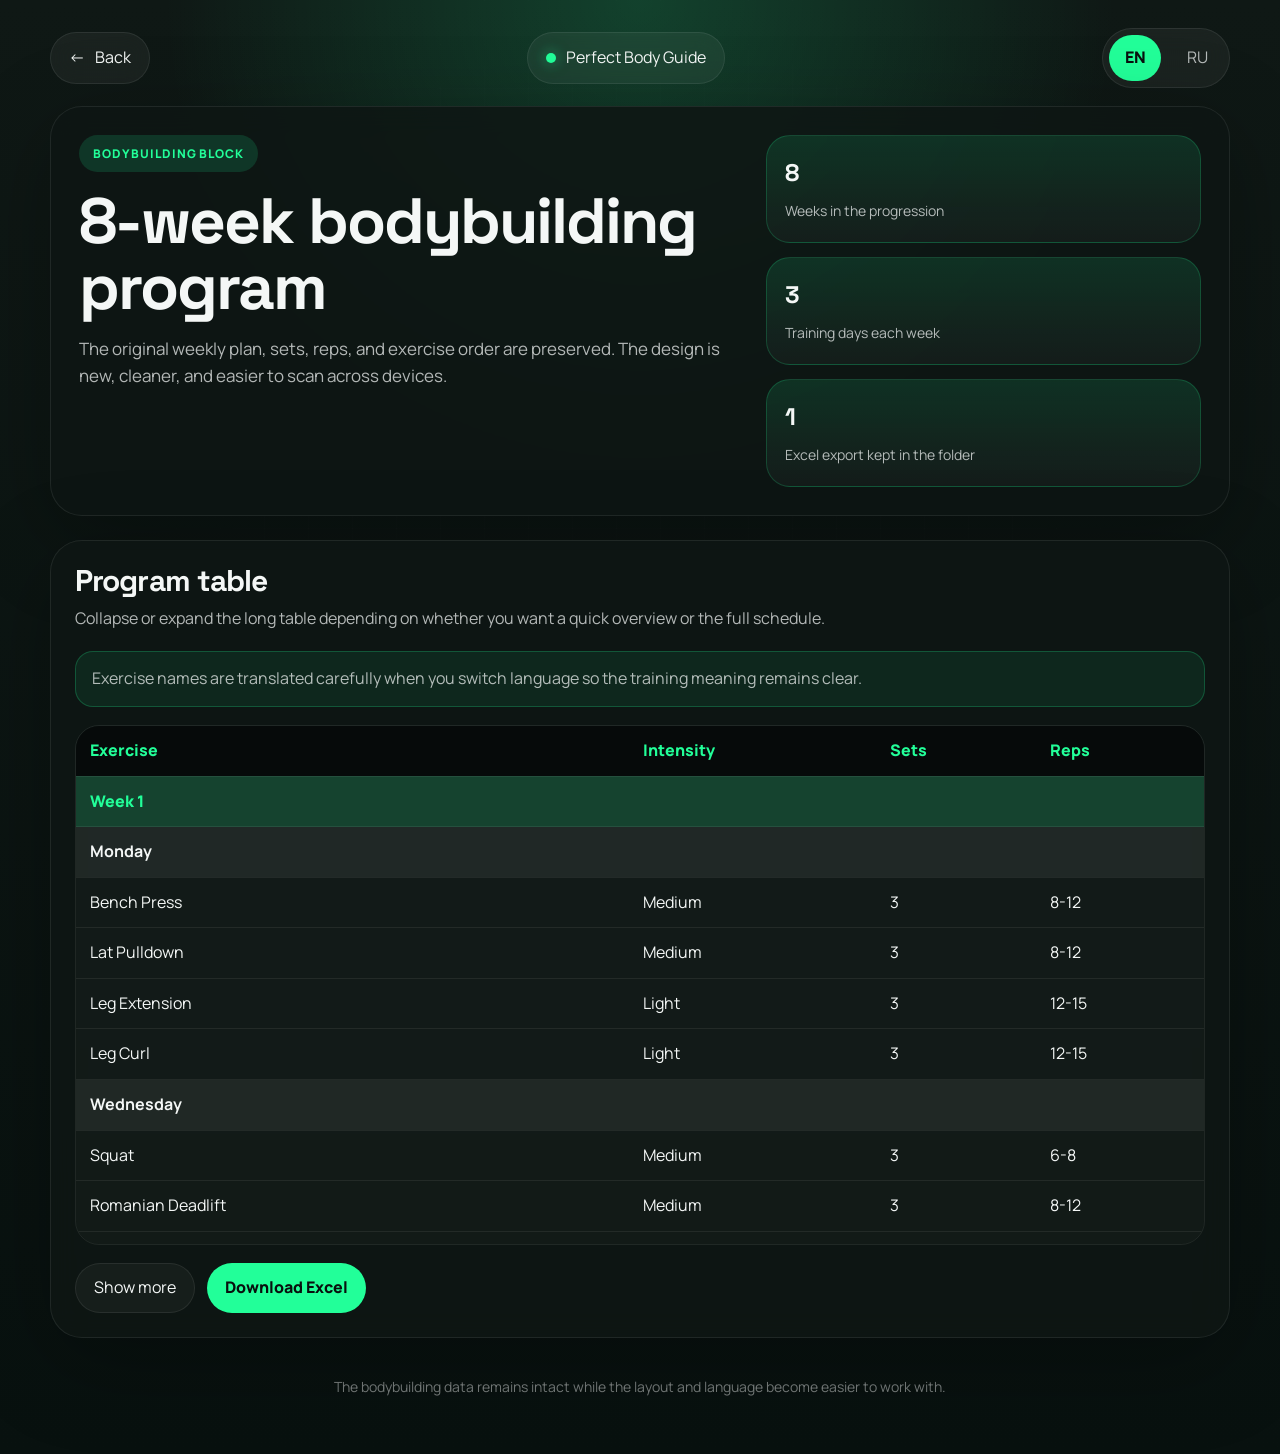
<file: workout/workout.html>
<!DOCTYPE html>
<html lang="en">
<head>
    <meta charset="UTF-8">
    <meta name="viewport" content="width=device-width, initial-scale=1.0">
    <title>Bodybuilding Program</title>
    <link rel="stylesheet" href="../assets/site.css">
</head>
<body style="--accent:#22ff99; --accent-rgb:34,255,153;">
    <main class="site-shell">
        <div class="site-topbar">
            <a class="ghost-btn" href="../index.html" data-i18n="back">Back</a>
            <div class="brand-pill">
                <span class="brand-pill__dot"></span>
                <span data-i18n="brand">Perfect Body Guide</span>
            </div>
            <div class="lang-switch">
                <button type="button" data-set-lang="en">EN</button>
                <button type="button" data-set-lang="ru">RU</button>
            </div>
        </div>

        <section class="hero-panel">
            <div>
                <div class="eyebrow" data-i18n="eyebrow">Bodybuilding block</div>
                <h1 class="hero-title" data-i18n="heroTitle">8-week bodybuilding program</h1>
                <p class="hero-copy" data-i18n="heroCopy">The original weekly plan, sets, reps, and exercise order are preserved. The design is new, cleaner, and easier to scan across devices.</p>
            </div>

            <div class="hero-side">
                <div class="stat-card">
                    <strong>8</strong>
                    <span data-i18n="statA">Weeks in the progression</span>
                </div>
                <div class="stat-card">
                    <strong>3</strong>
                    <span data-i18n="statB">Training days each week</span>
                </div>
                <div class="stat-card">
                    <strong>1</strong>
                    <span data-i18n="statC">Excel export kept in the folder</span>
                </div>
            </div>
        </section>

        <section class="table-panel">
            <div class="section-head">
                <div>
                    <h2 class="table-title" data-i18n="tableTitle">Program table</h2>
                    <p class="section-copy" data-i18n="tableCopy">Collapse or expand the long table depending on whether you want a quick overview or the full schedule.</p>
                </div>
            </div>

            <div class="note-banner" data-i18n="tableNote">Exercise names are translated carefully when you switch language so the training meaning remains clear.</div>

            <div class="table-wrap is-collapsed" id="bodybuildingWrap">
                <table class="data-table" id="bodybuildingTable">
                    <thead>
                        <tr>
                            <th>Exercise</th>
                            <th>Intensity</th>
                            <th>Sets</th>
                            <th>Reps</th>
                        </tr>
                    </thead>
                    <tbody>
                        <tr class="week-row"><td colspan="4">Week 1</td></tr>
                        <tr class="day-row"><td colspan="4">Monday</td></tr>
                        <tr><td>Bench Press</td><td>Medium</td><td>3</td><td>8-12</td></tr>
                        <tr><td>Lat Pulldown</td><td>Medium</td><td>3</td><td>8-12</td></tr>
                        <tr><td>Leg Extension</td><td>Light</td><td>3</td><td>12-15</td></tr>
                        <tr><td>Leg Curl</td><td>Light</td><td>3</td><td>12-15</td></tr>
                        <tr class="day-row"><td colspan="4">Wednesday</td></tr>
                        <tr><td>Squat</td><td>Medium</td><td>3</td><td>6-8</td></tr>
                        <tr><td>Romanian Deadlift</td><td>Medium</td><td>3</td><td>8-12</td></tr>
                        <tr><td>Seated Barbell Press</td><td>Light</td><td>3</td><td>8-12</td></tr>
                        <tr><td>Cable Triceps Extension</td><td>Medium</td><td>3</td><td>12-15</td></tr>
                        <tr class="day-row"><td colspan="4">Friday</td></tr>
                        <tr><td>Incline Bench (30°)</td><td>Medium</td><td>3</td><td>8-12</td></tr>
                        <tr><td>Seated Row</td><td>Heavy</td><td>3</td><td>6-8</td></tr>
                        <tr><td>Leg Extension</td><td>Medium</td><td>3</td><td>8-12</td></tr>
                        <tr><td>Leg Curl</td><td>Medium</td><td>3</td><td>8-12</td></tr>

                        <tr class="week-row"><td colspan="4">Week 2</td></tr>
                        <tr class="day-row"><td colspan="4">Monday</td></tr>
                        <tr><td>Bench Press</td><td>Heavy</td><td>3</td><td>8-12</td></tr>
                        <tr><td>Lat Pulldown</td><td>Light</td><td>3</td><td>6-8</td></tr>
                        <tr><td>Leg Extension</td><td>Heavy</td><td>3</td><td>8-12</td></tr>
                        <tr><td>Leg Curl</td><td>Medium</td><td>3</td><td>8-12</td></tr>
                        <tr class="day-row"><td colspan="4">Wednesday</td></tr>
                        <tr><td>Squat</td><td>Light</td><td>3</td><td>8-12</td></tr>
                        <tr><td>Romanian Deadlift</td><td>Heavy</td><td>3</td><td>8-12</td></tr>
                        <tr><td>Seated Barbell Press</td><td>Medium</td><td>3</td><td>8-12</td></tr>
                        <tr><td>Cable Triceps Extension</td><td>Heavy</td><td>3</td><td>8-12</td></tr>
                        <tr class="day-row"><td colspan="4">Friday</td></tr>
                        <tr><td>Incline Bench (30°)</td><td>Medium</td><td>3</td><td>8-12</td></tr>
                        <tr><td>Seated Row</td><td>Heavy</td><td>3</td><td>6-8</td></tr>
                        <tr><td>Leg Extension</td><td>Medium</td><td>3</td><td>8-12</td></tr>
                        <tr><td>Leg Curl</td><td>Light</td><td>3</td><td>8-12</td></tr>

                        <tr class="week-row"><td colspan="4">Week 3</td></tr>
                        <tr class="day-row"><td colspan="4">Monday</td></tr>
                        <tr><td>Bench Press</td><td>Medium</td><td>3</td><td>8-12</td></tr>
                        <tr><td>Lat Pulldown</td><td>Light</td><td>3</td><td>6-8</td></tr>
                        <tr><td>Leg Extension</td><td>Medium</td><td>3</td><td>8-12</td></tr>
                        <tr><td>Leg Curl</td><td>Medium</td><td>3</td><td>8-12</td></tr>
                        <tr class="day-row"><td colspan="4">Wednesday</td></tr>
                        <tr><td>Squat</td><td>Heavy</td><td>4</td><td>8-12</td></tr>
                        <tr><td>Romanian Deadlift</td><td>Light</td><td>3</td><td>6-8</td></tr>
                        <tr><td>Seated Barbell Press</td><td>Medium</td><td>3</td><td>8-12</td></tr>
                        <tr><td>Cable Triceps Extension</td><td>Medium</td><td>3</td><td>8-12</td></tr>
                        <tr class="day-row"><td colspan="4">Friday</td></tr>
                        <tr><td>Incline Bench (30°)</td><td>Heavy</td><td>4</td><td>8-12</td></tr>
                        <tr><td>Seated Row</td><td>Medium</td><td>3</td><td>8-12</td></tr>
                        <tr><td>Leg Extension</td><td>Light</td><td>3</td><td>8-12</td></tr>
                        <tr><td>Leg Curl</td><td>Heavy</td><td>4</td><td>8-12</td></tr>

                        <tr class="week-row"><td colspan="4">Week 4</td></tr>
                        <tr class="day-row"><td colspan="4">Monday</td></tr>
                        <tr><td>Bench Press</td><td>Medium</td><td>3</td><td>8-12</td></tr>
                        <tr><td>Lat Pulldown</td><td>Heavy</td><td>4</td><td>8-12</td></tr>
                        <tr><td>Cable Triceps Extension</td><td>Medium</td><td>3</td><td>8-12</td></tr>
                        <tr><td>Leg Extension</td><td>Light</td><td>3</td><td>6-8</td></tr>
                        <tr><td>Leg Curl</td><td>Medium</td><td>3</td><td>8-12</td></tr>
                        <tr class="day-row"><td colspan="4">Wednesday</td></tr>
                        <tr><td>Squat</td><td>Heavy</td><td>4</td><td>6-8</td></tr>
                        <tr><td>Romanian Deadlift</td><td>Medium</td><td>3</td><td>8-12</td></tr>
                        <tr><td>Seated Barbell Press</td><td>Medium</td><td>3</td><td>8-12</td></tr>
                        <tr><td>Dumbbell Curl (Supinated)</td><td>Medium</td><td>3</td><td>8-12</td></tr>
                        <tr><td>Lateral Raises</td><td>Light</td><td>3</td><td>12-15</td></tr>
                        <tr class="day-row"><td colspan="4">Friday</td></tr>
                        <tr><td>Incline Bench (30°)</td><td>Heavy</td><td>4</td><td>8-12</td></tr>
                        <tr><td>Seated Row</td><td>Medium</td><td>3</td><td>8-12</td></tr>
                        <tr><td>French Press</td><td>Medium</td><td>3</td><td>8-12</td></tr>
                        <tr><td>Leg Extension</td><td>Light</td><td>3</td><td>8-12</td></tr>
                        <tr><td>Leg Curl</td><td>Medium</td><td>3</td><td>8-12</td></tr>

                        <tr class="week-row"><td colspan="4">Week 5</td></tr>
                        <tr class="day-row"><td colspan="4">Monday</td></tr>
                        <tr><td>Bench Press</td><td>Light</td><td>3</td><td>6-8</td></tr>
                        <tr><td>Lat Pulldown</td><td>Medium</td><td>4</td><td>8-12</td></tr>
                        <tr><td>Cable Triceps Extension</td><td>Heavy</td><td>4</td><td>8-12</td></tr>
                        <tr><td>Leg Extension</td><td>Medium</td><td>4</td><td>8-12</td></tr>
                        <tr><td>Leg Curl</td><td>Light</td><td>3</td><td>6-8</td></tr>
                        <tr class="day-row"><td colspan="4">Wednesday</td></tr>
                        <tr><td>Squat</td><td>Medium</td><td>4</td><td>8-12</td></tr>
                        <tr><td>Romanian Deadlift</td><td>Heavy</td><td>5</td><td>6-8</td></tr>
                        <tr><td>Seated Barbell Press</td><td>Medium</td><td>4</td><td>8-12</td></tr>
                        <tr><td>Dumbbell Curl (Supinated)</td><td>Heavy</td><td>4</td><td>8-12</td></tr>
                        <tr><td>Lateral Raises</td><td>Medium</td><td>3</td><td>8-12</td></tr>
                        <tr class="day-row"><td colspan="4">Friday</td></tr>
                        <tr><td>Incline Bench (30°)</td><td>Heavy</td><td>5</td><td>8-12</td></tr>
                        <tr><td>Seated Row</td><td>Heavy</td><td>5</td><td>8-12</td></tr>
                        <tr><td>French Press</td><td>Medium</td><td>3</td><td>8-12</td></tr>
                        <tr><td>Leg Extension</td><td>Heavy</td><td>5</td><td>8-12</td></tr>
                        <tr><td>Leg Curl</td><td>Light</td><td>3</td><td>6-8</td></tr>

                        <tr class="week-row"><td colspan="4">Week 6</td></tr>
                        <tr class="day-row"><td colspan="4">Monday</td></tr>
                        <tr><td>Bench Press</td><td>Light</td><td>3</td><td>8-12</td></tr>
                        <tr><td>Lat Pulldown</td><td>Light</td><td>3</td><td>8-12</td></tr>
                        <tr><td>Cable Triceps Extension</td><td>Medium</td><td>3</td><td>8-12</td></tr>
                        <tr><td>Leg Extension</td><td>Light</td><td>3</td><td>12-15</td></tr>
                        <tr><td>Leg Curl</td><td>Medium</td><td>4</td><td>8-12</td></tr>
                        <tr class="day-row"><td colspan="4">Wednesday</td></tr>
                        <tr><td>Squat</td><td>Medium</td><td>4</td><td>6-8</td></tr>
                        <tr><td>Romanian Deadlift</td><td>Heavy</td><td>5</td><td>8-12</td></tr>
                        <tr><td>Seated Barbell Press</td><td>Heavy</td><td>5</td><td>8-12</td></tr>
                        <tr><td>Dumbbell Curl (Supinated)</td><td>Heavy</td><td>4</td><td>8-12</td></tr>
                        <tr><td>Lateral Raises</td><td>Medium</td><td>3</td><td>12-15</td></tr>
                        <tr class="day-row"><td colspan="4">Friday</td></tr>
                        <tr><td>Incline Bench (30°)</td><td>Medium</td><td>4</td><td>8-12</td></tr>
                        <tr><td>Seated Row</td><td>Medium</td><td>4</td><td>8-12</td></tr>
                        <tr><td>French Press</td><td>Heavy</td><td>4</td><td>8-12</td></tr>
                        <tr><td>Leg Extension</td><td>Medium</td><td>4</td><td>8-12</td></tr>
                        <tr><td>Leg Curl</td><td>Light</td><td>3</td><td>6-8</td></tr>

                        <tr class="week-row"><td colspan="4">Week 7</td></tr>
                        <tr class="day-row"><td colspan="4">Monday</td></tr>
                        <tr><td>Bench Press</td><td>Heavy</td><td>5</td><td>6-8</td></tr>
                        <tr><td>Lat Pulldown</td><td>Heavy</td><td>5</td><td>6-8</td></tr>
                        <tr><td>Cable Triceps Extension</td><td>Medium</td><td>4</td><td>8-12</td></tr>
                        <tr><td>Leg Extension</td><td>Medium</td><td>4</td><td>8-12</td></tr>
                        <tr><td>Leg Curl</td><td>Medium</td><td>4</td><td>8-12</td></tr>
                        <tr class="day-row"><td colspan="4">Wednesday</td></tr>
                        <tr><td>Squat</td><td>Heavy</td><td>5</td><td>6-8</td></tr>
                        <tr><td>Romanian Deadlift</td><td>Medium</td><td>4</td><td>6-8</td></tr>
                        <tr><td>Seated Barbell Press</td><td>Medium</td><td>4</td><td>8-12</td></tr>
                        <tr><td>Dumbbell Curl (Supinated)</td><td>Medium</td><td>4</td><td>8-12</td></tr>
                        <tr><td>Lateral Raises</td><td>Heavy</td><td>4</td><td>8-12</td></tr>
                        <tr class="day-row"><td colspan="4">Friday</td></tr>
                        <tr><td>Incline Bench (30°)</td><td>Medium</td><td>4</td><td>6-8</td></tr>
                        <tr><td>Seated Row</td><td>Heavy</td><td>5</td><td>6-8</td></tr>
                        <tr><td>French Press</td><td>Heavy</td><td>5</td><td>8-12</td></tr>
                        <tr><td>Leg Extension</td><td>Light</td><td>3</td><td>8-12</td></tr>
                        <tr><td>Leg Curl</td><td>Heavy</td><td>5</td><td>8-12</td></tr>

                        <tr class="week-row"><td colspan="4">Week 8</td></tr>
                        <tr class="day-row"><td colspan="4">Monday</td></tr>
                        <tr><td>Bench Press</td><td>Medium</td><td>4</td><td>6-8</td></tr>
                        <tr><td>Lat Pulldown</td><td>Medium</td><td>4</td><td>6-8</td></tr>
                        <tr><td>Cable Triceps Extension</td><td>Medium</td><td>4</td><td>8-12</td></tr>
                        <tr><td>Leg Extension</td><td>Heavy</td><td>5</td><td>8-12</td></tr>
                        <tr><td>Leg Curl</td><td>Medium</td><td>4</td><td>8-12</td></tr>
                        <tr class="day-row"><td colspan="4">Wednesday</td></tr>
                        <tr><td>Squat</td><td>Medium</td><td>4</td><td>6-8</td></tr>
                        <tr><td>Romanian Deadlift</td><td>Heavy</td><td>5</td><td>6-8</td></tr>
                        <tr><td>Seated Barbell Press</td><td>Heavy</td><td>5</td><td>8-12</td></tr>
                        <tr><td>Dumbbell Curl (Supinated)</td><td>Heavy</td><td>5</td><td>8-12</td></tr>
                        <tr><td>Lateral Raises</td><td>Medium</td><td>4</td><td>8-12</td></tr>
                        <tr class="day-row"><td colspan="4">Friday</td></tr>
                        <tr><td>Incline Bench (30°)</td><td>Medium</td><td>4</td><td>6-8</td></tr>
                        <tr><td>Seated Row</td><td>Heavy</td><td>5</td><td>6-8</td></tr>
                        <tr><td>French Press</td><td>Heavy</td><td>5</td><td>8-12</td></tr>
                        <tr><td>Leg Extension</td><td>Heavy</td><td>5</td><td>8-12</td></tr>
                        <tr><td>Leg Curl</td><td>Light</td><td>3</td><td>8-12</td></tr>
                    </tbody>
                </table>
            </div>

            <div class="action-row" style="margin-top:18px;">
                <button type="button" class="secondary-btn" id="toggleBtn" data-i18n="showMore">Show more</button>
                <a href="full_workout_program_colored.xlsx" download class="download-btn" data-i18n="downloadBtn">Download Excel</a>
            </div>
        </section>

        <footer class="site-footer" data-i18n="footer">The bodybuilding data remains intact while the layout and language become easier to work with.</footer>
    </main>

    <script src="../assets/site.js"></script>
    <script>
        const translations = {
            __title: { en: "Bodybuilding Program", ru: "Программа бодибилдинга" },
            back: { en: "Back", ru: "Назад" },
            brand: { en: "Perfect Body Guide", ru: "Гид по идеальному телу" },
            eyebrow: { en: "Bodybuilding block", ru: "Блок бодибилдинга" },
            heroTitle: { en: "8-week bodybuilding program", ru: "8-недельная программа бодибилдинга" },
            heroCopy: {
                en: "The original weekly plan, sets, reps, and exercise order are preserved. The design is new, cleaner, and easier to scan across devices.",
                ru: "Исходный недельный план, подходы, повторения и порядок упражнений сохранены. Изменился только дизайн: он стал чище и удобнее на любых устройствах."
            },
            statA: { en: "Weeks in the progression", ru: "Недель в прогрессии" },
            statB: { en: "Training days each week", ru: "Тренировочных дней в каждой неделе" },
            statC: { en: "Excel export kept in the folder", ru: "Excel-файл сохранен в папке" },
            tableTitle: { en: "Program table", ru: "Таблица программы" },
            tableCopy: {
                en: "Collapse or expand the long table depending on whether you want a quick overview or the full schedule.",
                ru: "Сворачивай или разворачивай длинную таблицу в зависимости от того, нужен тебе быстрый обзор или полный график."
            },
            tableNote: {
                en: "Exercise names are translated carefully when you switch language so the training meaning remains clear.",
                ru: "При смене языка названия упражнений переводятся аккуратно, чтобы тренировочный смысл оставался понятным."
            },
            showMore: { en: "Show more", ru: "Показать больше" },
            showLess: { en: "Show less", ru: "Показать меньше" },
            downloadBtn: { en: "Download Excel", ru: "Скачать Excel" },
            footer: {
                en: "The bodybuilding data remains intact while the layout and language become easier to work with.",
                ru: "Данные бодибилдинг-программы остаются прежними, а макет и язык становятся удобнее в работе."
            }
        };

        const termMap = {
            "Exercise": { en: "Exercise", ru: "Упражнение" },
            "Intensity": { en: "Intensity", ru: "Интенсивность" },
            "Sets": { en: "Sets", ru: "Подходы" },
            "Reps": { en: "Reps", ru: "Повторения" },
            "Week 1": { en: "Week 1", ru: "Неделя 1" },
            "Week 2": { en: "Week 2", ru: "Неделя 2" },
            "Week 3": { en: "Week 3", ru: "Неделя 3" },
            "Week 4": { en: "Week 4", ru: "Неделя 4" },
            "Week 5": { en: "Week 5", ru: "Неделя 5" },
            "Week 6": { en: "Week 6", ru: "Неделя 6" },
            "Week 7": { en: "Week 7", ru: "Неделя 7" },
            "Week 8": { en: "Week 8", ru: "Неделя 8" },
            "Monday": { en: "Monday", ru: "Понедельник" },
            "Wednesday": { en: "Wednesday", ru: "Среда" },
            "Friday": { en: "Friday", ru: "Пятница" },
            "Bench Press": { en: "Bench Press", ru: "Жим лежа" },
            "Lat Pulldown": { en: "Lat Pulldown", ru: "Тяга сверху" },
            "Leg Extension": { en: "Leg Extension", ru: "Разгибание ног" },
            "Leg Curl": { en: "Leg Curl", ru: "Сгибание ног" },
            "Squat": { en: "Squat", ru: "Присед" },
            "Romanian Deadlift": { en: "Romanian Deadlift", ru: "Румынская тяга" },
            "Seated Barbell Press": { en: "Seated Barbell Press", ru: "Жим штанги сидя" },
            "Cable Triceps Extension": { en: "Cable Triceps Extension", ru: "Разгибание рук на блоке" },
            "Incline Bench (30°)": { en: "Incline Bench (30°)", ru: "Жим на наклонной скамье (30°)" },
            "Seated Row": { en: "Seated Row", ru: "Горизонтальная тяга сидя" },
            "Dumbbell Curl (Supinated)": { en: "Dumbbell Curl (Supinated)", ru: "Сгибание гантелей с супинацией" },
            "Lateral Raises": { en: "Lateral Raises", ru: "Подъемы в стороны" },
            "French Press": { en: "French Press", ru: "Французский жим" },
            "Light": { en: "Light", ru: "Легкая" },
            "Medium": { en: "Medium", ru: "Средняя" },
            "Heavy": { en: "Heavy", ru: "Тяжелая" }
        };

        const wrap = document.getElementById("bodybuildingWrap");
        const toggleBtn = document.getElementById("toggleBtn");

        function updateTableLanguage(lang) {
            SiteApp.translateMappedText("#bodybuildingTable th, #bodybuildingTable td", termMap, lang);
            toggleBtn.textContent = wrap.classList.contains("is-collapsed")
                ? translations.showMore[lang]
                : translations.showLess[lang];
        }

        toggleBtn.addEventListener("click", () => {
            wrap.classList.toggle("is-collapsed");
            updateTableLanguage(SiteApp.getLanguage());
        });

        SiteApp.initPage({
            translations,
            onLanguageChange: updateTableLanguage
        });
    </script>
</body>
</html>
</file>
<file: assets/site.css>
@import url("https://fonts.googleapis.com/css2?family=Manrope:wght@400;500;600;700;800&family=Space+Grotesk:wght@500;700&display=swap");

:root {
    --accent: #22ff99;
    --accent-rgb: 34, 255, 153;
    --bg: #08110f;
    --surface: rgba(14, 22, 20, 0.88);
    --surface-strong: rgba(12, 19, 17, 0.96);
    --surface-soft: rgba(255, 255, 255, 0.04);
    --line: rgba(255, 255, 255, 0.08);
    --line-strong: rgba(255, 255, 255, 0.14);
    --text: #f4f7f6;
    --muted: rgba(244, 247, 246, 0.72);
    --muted-soft: rgba(244, 247, 246, 0.48);
    --shadow: 0 24px 90px rgba(0, 0, 0, 0.28);
    --radius-xl: 32px;
    --radius-lg: 24px;
    --radius-md: 18px;
    --radius-sm: 14px;
    --transition: 0.28s ease;
}

* {
    box-sizing: border-box;
}

html {
    scroll-behavior: smooth;
}

body {
    margin: 0;
    min-height: 100vh;
    color: var(--text);
    font-family: "Manrope", sans-serif;
    line-height: 1.6;
    background:
        radial-gradient(circle at top, rgba(var(--accent-rgb), 0.18), transparent 30%),
        linear-gradient(180deg, #0f1815 0%, #08110f 100%);
}

body::before {
    content: "";
    position: fixed;
    inset: 0;
    background:
        linear-gradient(rgba(255, 255, 255, 0.03) 1px, transparent 1px),
        linear-gradient(90deg, rgba(255, 255, 255, 0.03) 1px, transparent 1px);
    background-size: 44px 44px;
    mask-image: radial-gradient(circle at center, black 45%, transparent 88%);
    pointer-events: none;
    opacity: 0.32;
}

a {
    color: inherit;
    text-decoration: none;
}

button,
input,
select {
    font: inherit;
}

button {
    border: 0;
}

.site-shell {
    position: relative;
    z-index: 1;
    max-width: 1220px;
    margin: 0 auto;
    padding: 28px 20px 56px;
}

.site-topbar {
    display: flex;
    align-items: center;
    justify-content: space-between;
    gap: 16px;
    margin-bottom: 18px;
}

.brand-pill,
.ghost-btn,
.lang-switch {
    display: inline-flex;
    align-items: center;
    gap: 10px;
    border-radius: 999px;
    border: 1px solid var(--line);
    background: rgba(255, 255, 255, 0.05);
    backdrop-filter: blur(12px);
}

.brand-pill,
.ghost-btn {
    padding: 12px 18px;
    color: var(--text);
    transition: transform var(--transition), border-color var(--transition), color var(--transition), background var(--transition);
}

.ghost-btn:hover,
.brand-pill:hover {
    transform: translateY(-2px);
    border-color: rgba(var(--accent-rgb), 0.45);
    background: rgba(var(--accent-rgb), 0.14);
    color: rgb(var(--accent-rgb));
}

.ghost-btn::before {
    content: "\2190";
    font-size: 16px;
}

.brand-pill__dot {
    width: 10px;
    height: 10px;
    border-radius: 50%;
    background: rgb(var(--accent-rgb));
    box-shadow: 0 0 14px rgba(var(--accent-rgb), 0.55);
}

.lang-switch {
    padding: 6px;
}

.lang-switch button {
    min-width: 52px;
    padding: 10px 14px;
    border-radius: 999px;
    background: transparent;
    color: var(--muted);
    cursor: pointer;
    transition: background var(--transition), color var(--transition), transform var(--transition);
}

.lang-switch button:hover {
    color: var(--text);
}

.lang-switch button.is-active {
    background: rgb(var(--accent-rgb));
    color: #09100e;
    font-weight: 800;
}

.hero-panel,
.section-panel,
.table-panel,
.form-panel,
.content-panel {
    border-radius: var(--radius-xl);
    background: var(--surface);
    border: 1px solid var(--line);
    box-shadow: var(--shadow);
    backdrop-filter: blur(14px);
}

.hero-panel {
    display: grid;
    grid-template-columns: minmax(0, 1.45fr) minmax(280px, 0.95fr);
    gap: 24px;
    padding: 28px;
    margin-bottom: 24px;
}

.hero-panel--single {
    grid-template-columns: 1fr;
}

.eyebrow {
    display: inline-flex;
    align-items: center;
    gap: 10px;
    width: fit-content;
    margin-bottom: 16px;
    padding: 9px 14px;
    border-radius: 999px;
    background: rgba(var(--accent-rgb), 0.14);
    color: rgb(var(--accent-rgb));
    font-size: 12px;
    font-weight: 800;
    letter-spacing: 0.08em;
    text-transform: uppercase;
}

.hero-title,
.section-title,
.card-title,
.table-title {
    margin: 0;
    font-family: "Space Grotesk", sans-serif;
    line-height: 1.04;
    letter-spacing: -0.03em;
}

.hero-title {
    font-size: clamp(38px, 6vw, 64px);
    margin-bottom: 14px;
}

.hero-copy {
    margin: 0;
    max-width: 760px;
    color: var(--muted);
    font-size: 17px;
}

.hero-side {
    display: flex;
    flex-direction: column;
    gap: 14px;
}

.hero-stats,
.mini-stats,
.feature-grid {
    display: grid;
    gap: 14px;
}

.hero-stats {
    grid-template-columns: repeat(2, minmax(0, 1fr));
}

.mini-stats {
    grid-template-columns: repeat(auto-fit, minmax(160px, 1fr));
}

.feature-grid {
    grid-template-columns: repeat(auto-fit, minmax(220px, 1fr));
}

.stat-card,
.feature-card,
.info-card {
    padding: 18px;
    border-radius: var(--radius-lg);
    background: linear-gradient(180deg, rgba(var(--accent-rgb), 0.12), rgba(255, 255, 255, 0.03));
    border: 1px solid rgba(var(--accent-rgb), 0.18);
}

.stat-card strong,
.feature-card strong,
.info-card strong {
    display: block;
    margin-bottom: 6px;
    font-family: "Space Grotesk", sans-serif;
    font-size: 24px;
}

.stat-card span,
.feature-card span,
.info-card span {
    color: var(--muted);
    font-size: 14px;
}

.section-panel,
.table-panel,
.content-panel,
.form-panel {
    padding: 24px;
    margin-bottom: 20px;
}

.section-head {
    display: flex;
    align-items: flex-end;
    justify-content: space-between;
    gap: 16px;
    margin-bottom: 20px;
}

.section-title {
    font-size: clamp(26px, 3.5vw, 36px);
    margin-bottom: 8px;
}

.section-copy,
.section-note,
.muted-text {
    margin: 0;
    color: var(--muted);
}

.nav-pills,
.filter-row,
.action-row {
    display: flex;
    flex-wrap: wrap;
    gap: 12px;
}

.nav-pill,
.filter-chip,
.secondary-btn,
.primary-btn,
.download-btn,
.detail-link {
    display: inline-flex;
    align-items: center;
    justify-content: center;
    gap: 8px;
    min-height: 46px;
    padding: 11px 18px;
    border-radius: 999px;
    cursor: pointer;
    transition: transform var(--transition), border-color var(--transition), background var(--transition), color var(--transition), box-shadow var(--transition);
}

.nav-pill,
.filter-chip,
.secondary-btn,
.detail-link {
    background: rgba(255, 255, 255, 0.04);
    color: var(--text);
    border: 1px solid var(--line);
}

.primary-btn,
.download-btn {
    background: rgb(var(--accent-rgb));
    color: #09100e;
    font-weight: 800;
}

.nav-pill:hover,
.filter-chip:hover,
.secondary-btn:hover,
.detail-link:hover,
.primary-btn:hover,
.download-btn:hover {
    transform: translateY(-2px);
}

.nav-pill.is-active,
.filter-chip.is-active {
    background: rgba(var(--accent-rgb), 0.18);
    border-color: rgba(var(--accent-rgb), 0.42);
    color: rgb(var(--accent-rgb));
}

.cards-grid,
.resource-grid {
    display: grid;
    grid-template-columns: repeat(auto-fit, minmax(240px, 1fr));
    gap: 18px;
}

.resource-card {
    position: relative;
    overflow: hidden;
    min-height: 220px;
    padding: 22px;
    border-radius: var(--radius-lg);
    background: linear-gradient(180deg, rgba(var(--accent-rgb), 0.12), rgba(255, 255, 255, 0.03));
    border: 1px solid rgba(255, 255, 255, 0.08);
    transition: transform var(--transition), border-color var(--transition), box-shadow var(--transition);
}

.resource-card::after {
    content: "";
    position: absolute;
    right: -20px;
    bottom: -24px;
    width: 110px;
    height: 110px;
    border-radius: 50%;
    background: rgba(var(--accent-rgb), 0.14);
    filter: blur(10px);
}

.resource-card:hover {
    transform: translateY(-6px);
    border-color: rgba(var(--accent-rgb), 0.36);
    box-shadow: 0 16px 34px rgba(0, 0, 0, 0.24);
}

.resource-kicker {
    display: inline-flex;
    align-items: center;
    width: fit-content;
    margin-bottom: 14px;
    padding: 8px 12px;
    border-radius: 999px;
    background: rgba(255, 255, 255, 0.05);
    color: rgb(var(--accent-rgb));
    font-size: 12px;
    font-weight: 700;
    letter-spacing: 0.05em;
    text-transform: uppercase;
}

.resource-card h3,
.table-title {
    font-size: clamp(22px, 3vw, 30px);
    margin-bottom: 10px;
}

.resource-card p {
    position: relative;
    z-index: 1;
    margin: 0;
    color: var(--muted);
}

.table-wrap {
    overflow: auto;
    border-radius: var(--radius-lg);
    border: 1px solid rgba(255, 255, 255, 0.08);
}

.table-wrap.is-collapsed {
    max-height: 520px;
}

.data-table {
    width: 100%;
    min-width: 720px;
    border-collapse: collapse;
    background: rgba(255, 255, 255, 0.02);
}

.data-table th,
.data-table td {
    padding: 12px 14px;
    border-bottom: 1px solid rgba(255, 255, 255, 0.07);
    text-align: left;
    vertical-align: top;
}

.data-table th {
    position: sticky;
    top: 0;
    z-index: 1;
    background: rgba(6, 10, 10, 0.92);
    color: rgb(var(--accent-rgb));
    font-weight: 800;
}

.data-table tr:hover td {
    background: rgba(255, 255, 255, 0.03);
}

.week-row td {
    background: rgba(var(--accent-rgb), 0.18);
    color: rgb(var(--accent-rgb));
    font-weight: 800;
}

.day-row td {
    background: rgba(255, 255, 255, 0.06);
    font-weight: 700;
}

.exercise-grid {
    display: grid;
    grid-template-columns: repeat(auto-fit, minmax(270px, 1fr));
    gap: 18px;
    align-items: start;
}

.exercise-card {
    position: relative;
    overflow: hidden;
    display: flex;
    flex-direction: column;
    gap: 14px;
    min-height: 242px;
    padding: 20px;
    border-radius: var(--radius-lg);
    background: linear-gradient(180deg, rgba(var(--accent-rgb), 0.12), rgba(255, 255, 255, 0.03));
    border: 1px solid rgba(255, 255, 255, 0.08);
    transition: transform var(--transition), border-color var(--transition), box-shadow var(--transition);
}

.exercise-card:hover,
.exercise-card:focus-within,
.exercise-card.is-open {
    transform: translateY(-6px);
    border-color: rgba(var(--accent-rgb), 0.38);
    box-shadow: 0 16px 34px rgba(0, 0, 0, 0.28);
}

.exercise-card__top {
    display: flex;
    align-items: flex-start;
    justify-content: space-between;
    gap: 12px;
}

.exercise-badge {
    display: inline-flex;
    width: fit-content;
    padding: 8px 12px;
    border-radius: 999px;
    background: rgba(255, 255, 255, 0.05);
    color: rgb(var(--accent-rgb));
    font-size: 12px;
    font-weight: 700;
    letter-spacing: 0.05em;
    text-transform: uppercase;
}

.exercise-hint,
.secondary-text,
.micro-text {
    color: var(--muted-soft);
    font-size: 13px;
}

.dual-line strong {
    display: block;
    font-size: 23px;
    font-family: "Space Grotesk", sans-serif;
    line-height: 1.12;
}

.dual-line span {
    display: block;
    color: var(--muted-soft);
    font-size: 13px;
    margin-top: 6px;
}

.exercise-summary {
    margin: 0;
    color: var(--muted);
}

.exercise-details {
    display: grid;
    gap: 10px;
    max-height: 0;
    margin-top: 0;
    opacity: 0;
    overflow: hidden;
    transition: max-height 0.4s ease, opacity 0.25s ease, margin-top 0.4s ease;
}

.exercise-card:hover .exercise-details,
.exercise-card:focus-within .exercise-details,
.exercise-card.is-open .exercise-details {
    max-height: 500px;
    margin-top: 4px;
    opacity: 1;
}

.detail-item {
    padding-top: 12px;
    border-top: 1px solid rgba(255, 255, 255, 0.08);
}

.detail-item strong {
    display: block;
    margin-bottom: 6px;
    color: rgb(var(--accent-rgb));
    font-size: 12px;
    font-weight: 800;
    letter-spacing: 0.06em;
    text-transform: uppercase;
}

.detail-item p {
    margin: 0;
    color: var(--muted);
    font-size: 14px;
}

.detail-link {
    width: fit-content;
    margin-top: 2px;
}

.exercise-hidden {
    display: none;
}

.note-banner {
    padding: 14px 16px;
    margin-bottom: 18px;
    border-radius: var(--radius-md);
    border: 1px solid rgba(var(--accent-rgb), 0.22);
    background: rgba(var(--accent-rgb), 0.08);
    color: var(--muted);
}

.form-panel input,
.form-panel select {
    width: 100%;
    padding: 13px 14px;
    border-radius: var(--radius-sm);
    border: 1px solid rgba(255, 255, 255, 0.08);
    background: rgba(255, 255, 255, 0.04);
    color: var(--text);
}

.form-grid {
    display: grid;
    grid-template-columns: repeat(auto-fit, minmax(180px, 1fr));
    gap: 14px;
}

.field-label {
    display: block;
    margin-bottom: 8px;
    color: var(--muted);
    font-size: 14px;
}

.week-tabs {
    position: relative;
    display: grid;
    grid-template-columns: repeat(7, 1fr);
    gap: 8px;
    padding: 8px;
    border-radius: 999px;
    background: rgba(255, 255, 255, 0.04);
    border: 1px solid rgba(255, 255, 255, 0.08);
}

.week-tabs button {
    position: relative;
    z-index: 1;
    padding: 12px 0;
    border-radius: 999px;
    background: transparent;
    color: var(--muted);
    cursor: pointer;
    transition: color var(--transition);
}

.week-tabs button.is-active {
    color: #09100e;
    font-weight: 800;
}

.week-indicator {
    position: absolute;
    top: 8px;
    left: 8px;
    width: calc((100% - 16px - 48px) / 7);
    height: calc(100% - 16px);
    border-radius: 999px;
    background: rgb(var(--accent-rgb));
    transition: transform var(--transition);
}

.two-col {
    display: grid;
    grid-template-columns: minmax(300px, 0.9fr) minmax(0, 1.1fr);
    gap: 20px;
}

.site-footer {
    padding: 18px 10px 0;
    text-align: center;
    color: var(--muted-soft);
    font-size: 14px;
}

@media (max-width: 980px) {
    .hero-panel,
    .two-col {
        grid-template-columns: 1fr;
    }

    .section-head {
        flex-direction: column;
        align-items: flex-start;
    }
}

@media (max-width: 720px) {
    .site-shell {
        padding-inline: 14px;
    }

    .site-topbar {
        flex-wrap: wrap;
    }

    .hero-panel,
    .section-panel,
    .table-panel,
    .content-panel,
    .form-panel {
        padding: 18px;
        border-radius: 24px;
    }

    .hero-stats {
        grid-template-columns: 1fr;
    }

    .exercise-grid,
    .cards-grid,
    .resource-grid {
        grid-template-columns: 1fr;
    }

    .data-table {
        min-width: 620px;
    }
}

@media (prefers-reduced-motion: reduce) {
    *,
    *::before,
    *::after {
        animation-duration: 0.01ms !important;
        animation-iteration-count: 1 !important;
        transition-duration: 0.01ms !important;
        scroll-behavior: auto !important;
    }
}
</file>
